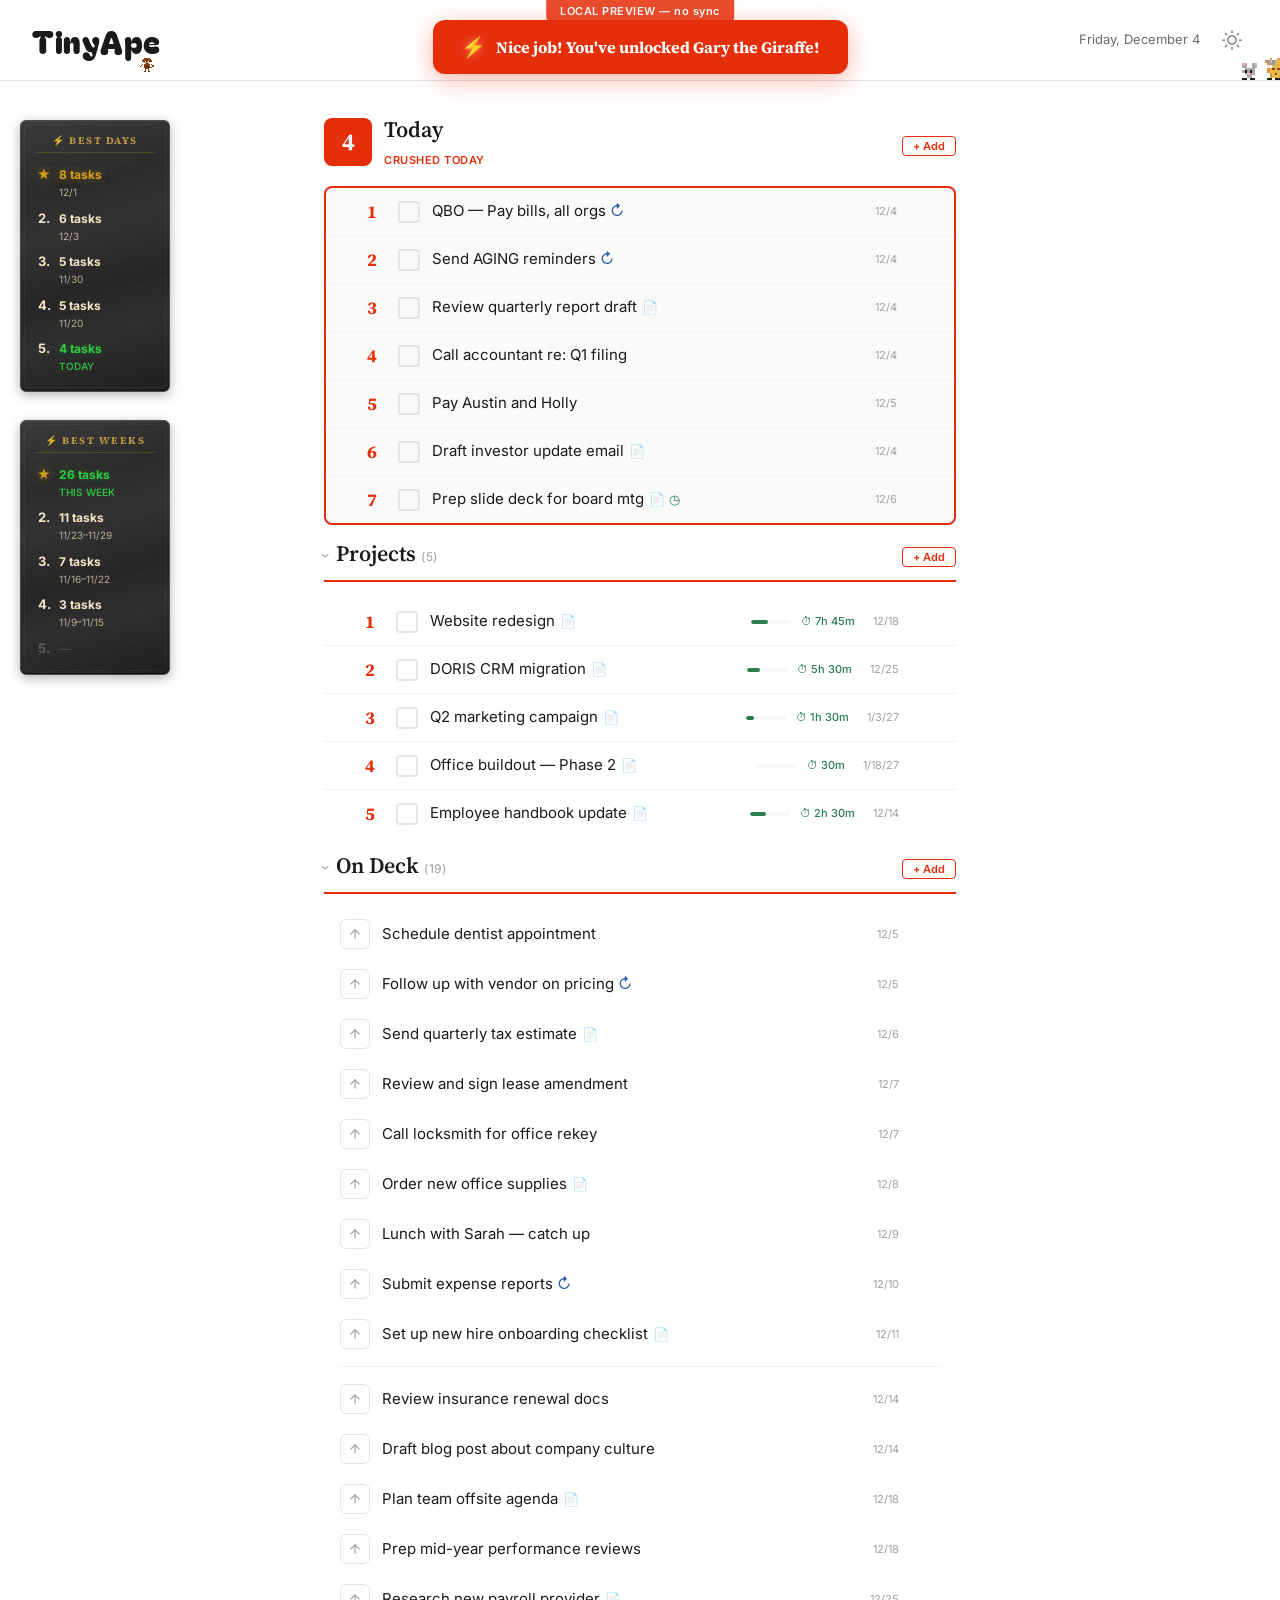
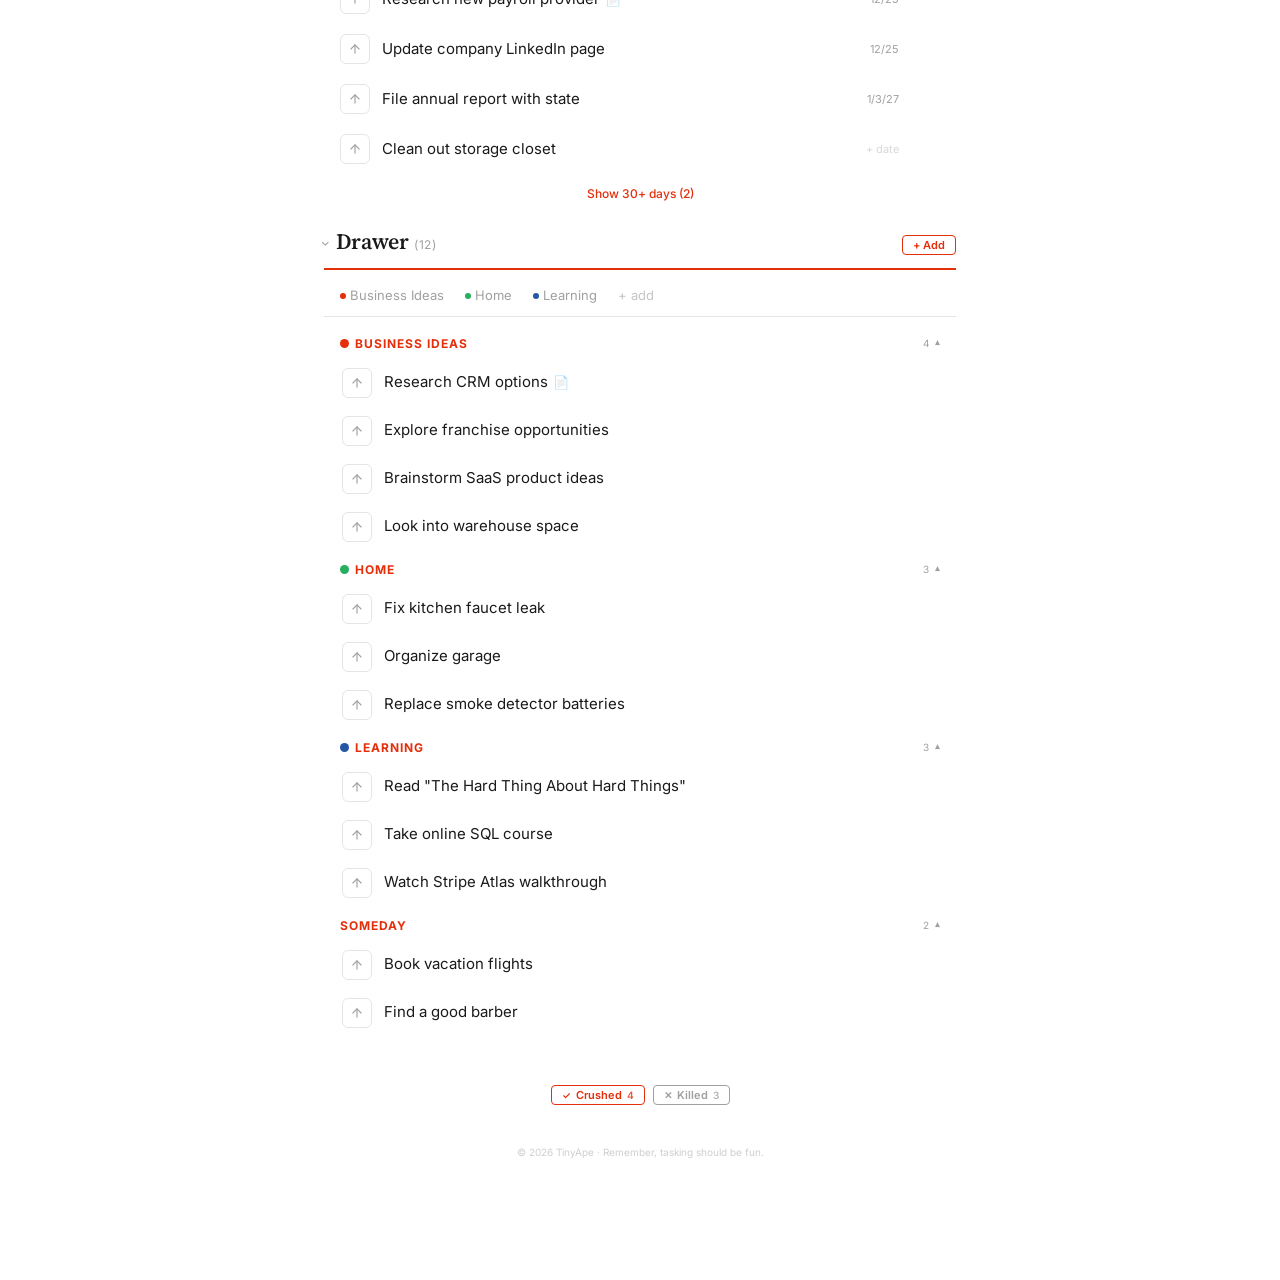
<file: preview.html>
<!DOCTYPE html>
<html lang="en">
<head>
<meta charset="UTF-8">
<meta name="viewport" content="width=device-width, initial-scale=1.0, maximum-scale=1.0, user-scalable=no">
<title>TinyApe - LOCAL PREVIEW</title>
<link rel="icon" type="image/svg+xml" href="/favicon.svg">
<link rel="preconnect" href="https://fonts.googleapis.com">
<link href="https://fonts.googleapis.com/css2?family=Bagel+Fat+One&family=Source+Serif+4:opsz,wght@8..60,400;8..60,600;8..60,700&family=Inter:wght@400;500;600&display=swap" rel="stylesheet">
<link rel="stylesheet" href="css/style.css">
<style>
  .preview-banner {
    position: fixed;
    top: 0;
    left: 50%;
    transform: translateX(-50%);
    background: #e52e0a;
    color: #fff;
    font-family: Inter, sans-serif;
    font-size: 11px;
    font-weight: 600;
    padding: 3px 14px;
    border-radius: 0 0 6px 6px;
    z-index: 9999;
    letter-spacing: 0.5px;
    opacity: 0.85;
  }
</style>
</head>
<body data-theme="light">

<div class="preview-banner">LOCAL PREVIEW — no sync</div>

<!-- ─── MAIN APP (shown immediately, no auth) ─── -->
<div id="appPage" style="display:block;">

<div class="hall-of-fame" id="hallOfFame"></div>
<div class="hof-modal-overlay" id="hofModalOverlay" onclick="closeHofModal()"></div>
<div class="hof-modal" id="hofModal"><button class="hof-modal-close" onclick="closeHofModal()">✕</button><div id="hofModalContent"></div></div>

<header style="position:sticky;top:0;z-index:100;">
  <div class="logo">TinyApe</div>
  <canvas class="pixel-ape" id="pixelApe" width="24" height="24"></canvas>
  <div class="header-right">
    <span class="date-display" id="dateDisplay"></span>
    <button class="theme-toggle" id="themeToggle" title="Toggle theme">
      <svg class="sun" viewBox="0 0 24 24"><circle cx="12" cy="12" r="5"/><line x1="12" y1="1" x2="12" y2="3"/><line x1="12" y1="21" x2="12" y2="23"/><line x1="4.22" y1="4.22" x2="5.64" y2="5.64"/><line x1="18.36" y1="18.36" x2="19.78" y2="19.78"/><line x1="1" y1="12" x2="3" y2="12"/><line x1="21" y1="12" x2="23" y2="12"/><line x1="4.22" y1="19.78" x2="5.64" y2="18.36"/><line x1="18.36" y1="5.64" x2="19.78" y2="4.22"/></svg>
      <svg class="moon" viewBox="0 0 24 24"><path d="M21 12.79A9 9 0 1 1 11.21 3 7 7 0 0 0 21 12.79z"/></svg>
    </button>
  </div>
</header>

<main>
  <!-- TODAY'S LIST -->
  <div class="section-header" style="border-bottom:none; padding-bottom:0;">
    <div class="daily-counter-wrap">
      <div class="daily-counter" id="dailyCounter">0</div>
      <div>
        <h2 class="section-title">Today</h2>
        <span class="daily-counter-label">crushed today</span>
      </div>
    </div>
    <div style="display:flex;align-items:center;gap:8px;">
      <button class="section-add-btn" onclick="openAddModal('today')" title="Add to today">+ Add</button>
    </div>
  </div>
  <div class="today-list" id="todayList"></div>

  <!-- ADD TASK MODAL -->
  <div class="add-modal-overlay" id="addModalOverlay" onclick="closeAddModal()"></div>
  <div class="add-modal" id="addModal">
    <div class="add-modal-header">
      <span class="add-modal-title" id="addModalTitle">Add a task</span>
      <button class="add-modal-close" onclick="closeAddModal()">✕</button>
    </div>
    <div class="add-modal-subtitle" id="addModalSubtitle"></div>
    <input type="text" class="add-modal-input" id="addTaskInput" placeholder="What needs to be done?" autocomplete="off" />
    <div class="add-modal-notes-wrap" id="addModalNotesWrap">
      <div class="add-modal-notes" id="addTaskNotes" contenteditable="true" data-placeholder="Add notes…"></div>
    </div>
    <div class="add-modal-pills" id="addModalPills"></div>
    <div class="add-modal-track-section" id="addModalTrackSection" style="display:none;">
      <div class="time-section" style="margin:0;">
        <div class="time-section-header">⏱ Time tracking enabled</div>
        <div class="time-add-form" style="display:block; margin-top:8px;">
          <div class="time-slider-row">
            <input type="range" class="time-slider" id="addTrackSlider" min="15" max="480" step="15" value="30"
                   oninput="document.getElementById('addTrackSliderLabel').textContent = formatMinutes(parseInt(this.value))">
            <span class="time-slider-label" id="addTrackSliderLabel">30m</span>
          </div>
          <textarea class="time-note-input" id="addTrackNote" placeholder="What did you work on? (optional)" rows="2"></textarea>
        </div>
      </div>
    </div>
    <div class="add-modal-actions" id="addModalActions"></div>
    <input type="date" id="hiddenDatePicker" onchange="handleDatePick(this.value)" style="position:absolute;opacity:0;pointer-events:none;" />
  </div>

  <!-- PROJECTS -->
  <div id="projectsSection" class="collapsible-section" data-section="projects">
    <div class="section-header section-header-collapsible" onclick="toggleSectionCollapse('projects')">
      <h2 class="section-title"><span class="section-chevron">›</span> Projects <span class="section-count" id="projectsCount"></span></h2>
      <div style="display:flex;align-items:center;gap:8px;" onclick="event.stopPropagation()">
        <button class="section-add-btn" onclick="openAddModal('project')" title="Add project">+ Add</button>
      </div>
    </div>
    <div class="section-content" id="projectsContent">
      <div id="projectsList"></div>
      <div id="projectsEmpty" class="section-empty-hint">
        Turn any task into a project to track progress and time
      </div>
    </div>
  </div>

  <!-- ON DECK -->
  <div id="onDeckSection" class="collapsible-section" data-section="onDeck">
    <div class="section-header section-header-collapsible" onclick="toggleSectionCollapse('onDeck')">
      <h2 class="section-title"><span class="section-chevron">›</span> On Deck <span class="section-count" id="onDeckCount"></span></h2>
      <div style="display:flex;align-items:center;gap:8px;" onclick="event.stopPropagation()">
        <button class="section-add-btn" onclick="openAddModal('ondeck')" title="Add task">+ Add</button>
      </div>
    </div>
    <div class="section-content" id="onDeckContent">
      <div class="backlog-list" id="backlogList"></div>
    </div>
  </div>

  <!-- DRAWER (inline section for all breakpoints) -->
  <div id="drawerSection" class="collapsible-section" data-section="drawer">
    <div class="section-header section-header-collapsible" onclick="toggleSectionCollapse('drawer')">
      <h2 class="section-title"><span class="section-chevron">›</span> Drawer <span class="section-count" id="drawerCount"></span></h2>
      <div style="display:flex;align-items:center;gap:8px;" onclick="event.stopPropagation()">
        <button class="section-add-btn" onclick="openAddModal('drawer')" title="Add to drawer">+ Add</button>
      </div>
    </div>
    <div class="section-content" id="drawerSectionContent">
      <div class="drawer-cat-pills" id="drawerCatPills"></div>
      <div id="drawerContent"></div>
    </div>
  </div>

  <!-- PROJECTS (hidden, data layer preserved) -->
  <div style="display:none;">
    <div class="section-header" style="margin-top:48px;">
      <h2 class="section-title">Projects</h2>
    </div>
    <div id="projectList"></div>
  </div>

  <!-- COMPLETED -->
  <div id="completedSection" style="display:none;"><div id="completedList"></div></div>
  <div id="killedSection" style="display:none;"><div id="killedList"></div></div>
  <span id="completedAllTime" style="display:none;"></span>

  <!-- Footer pills for Completed & Killed -->
  <div class="archive-footer" id="archiveFooter">
    <button class="archive-pill" id="completedPill" onclick="openArchivePopup('completed')" style="display:none;">
      <span class="archive-pill-icon">✓</span> Crushed <span class="archive-pill-count" id="completedPillCount"></span>
    </button>
    <button class="archive-pill killed" id="killedPill" onclick="openArchivePopup('killed')" style="display:none;">
      <span class="archive-pill-icon">✕</span> Killed <span class="archive-pill-count" id="killedPillCount"></span>
    </button>
  </div>

  <!-- Mobile bottom spacer for comfortable scrolling -->
  <div class="mobile-bottom-spacer"></div>

  <!-- Archive popup overlay -->
  <div class="archive-popup-overlay" id="archivePopupOverlay" onclick="closeArchivePopup()"></div>
  <div class="archive-popup" id="archivePopup">
    <div class="archive-popup-header">
      <span class="archive-popup-title" id="archivePopupTitle"></span>
      <button class="archive-popup-close" onclick="closeArchivePopup()">✕</button>
    </div>
    <div class="archive-popup-list" id="archivePopupList"></div>
  </div>

  <!-- CATEGORIES (hidden) -->
  <div style="display:none;" id="categoryAccordion"></div>

  <footer style="text-align:center;padding:40px 0 0;font-size:10px;color:var(--text-muted);opacity:0.5;font-family:Inter,sans-serif;">
    &copy; 2026 TinyApe &middot; Remember, tasking should be fun.
  </footer>
</main>

<div class="toast" id="toast"></div>

<!-- Old slide-out drawer removed — now inline in drawerSection above -->
<div class="unlock-banner" id="unlockBanner"><span class="bolt">&#9889;</span> <span id="unlockText"></span></div>
<div class="creature-tooltip" id="creatureTooltip"></div>

</div><!-- /appPage -->

<!-- Load app.js only (no config, auth, db, sync) -->
<script>
// ─── STUB: No-op replacements for DB/sync functions ───
// These prevent errors when app.js code tries to call sync/DB functions
window.TinyApeDB = null;
window._isEcho = function() { return false; };
window._isCompletionEcho = function() { return false; };
window._markCompletionWrite = function() {};
window._trackAsyncOp = function(fn) { return fn ? fn() : Promise.resolve(); };
window._isSafeToSync = function() { return true; };
</script>

<script src="js/app.js"></script>

<script>
// ─── SEED SAMPLE DATA (50 tasks for demo) ───
(function() {
  // ── Date helpers ──
  function d(offset) { return new Date(Date.now() + offset * 86400000).toISOString().split('T')[0]; }
  function ts(offset, h, m) {
    var dt = new Date(Date.now() + offset * 86400000);
    dt.setHours(h || 10, m || 0, 0, 0);
    return dt.toISOString();
  }
  const today = d(0), tomorrow = d(1), in2 = d(2), in3 = d(3), in4 = d(4), in5 = d(5), in6 = d(6);
  const nextWeek = d(7), in10 = d(10), in14 = d(14), in21 = d(21), in30 = d(30), in45 = d(45), in60 = d(60);
  const yesterday = d(-1), twoDaysAgo = d(-2), threeDaysAgo = d(-3), fourDaysAgo = d(-4);
  const fiveDaysAgo = d(-5), sixDaysAgo = d(-6), oneWeekAgo = d(-7);
  const twoWeeksAgo = d(-14), threeWeeksAgo = d(-21);

  function T(overrides) {
    return Object.assign({
      id: 'p' + (++_tid), title: '', category: '', today: false, todayOrder: null,
      done: false, completedAt: null, recurring: null, recurDays: null, dueDate: null,
      projectId: null, notes: '', drawer: false, drawerCategory: null,
      isProject: false, trackTime: false, timeSessions: [], projectOrder: null
    }, overrides);
  }
  var _tid = 0;

  // ═══════════════════════════════════════════
  // TODAY (7 active + 4 crushed = 11)
  // ═══════════════════════════════════════════
  store.tasks.push(
    T({ title: 'QBO — Pay bills, all orgs', today: true, todayOrder: 1, recurring: 'weekly', recurDays: [1], dueDate: today }),
    T({ title: 'Send AGING reminders', today: true, todayOrder: 2, recurring: 'weekly', recurDays: [1], dueDate: today }),
    T({ title: 'Review quarterly report draft', today: true, todayOrder: 3, dueDate: today, notes: 'Check figures against actuals\n[ ] Revenue section\n[ ] Expense section\n[ ] Cash flow\n[ ] Footnotes' }),
    T({ title: 'Call accountant re: Q1 filing', today: true, todayOrder: 4, dueDate: today }),
    T({ title: 'Pay Austin and Holly', today: true, todayOrder: 5, dueDate: tomorrow }),
    T({ title: 'Draft investor update email', today: true, todayOrder: 6, dueDate: today, notes: 'Keep it under 500 words\nHighlight new product launch', trackTime: true }),
    T({ title: 'Prep slide deck for board mtg', today: true, todayOrder: 7, dueDate: in2, notes: '[ ] Financial overview\n[ ] Product roadmap\n[ ] Q&A topics', trackTime: true, timeSessions: [{ date: yesterday, minutes: 45, note: 'Outline + structure' }] }),
    // Crushed today
    T({ title: 'Send invoice to Acme Corp', today: true, done: true, completedAt: ts(0, 8, 15), dueDate: today }),
    T({ title: 'Update team Slack channel', today: true, done: true, completedAt: ts(0, 9, 0), dueDate: today }),
    T({ title: 'Book conference room for Wed', today: true, done: true, completedAt: ts(0, 9, 30) }),
    T({ title: 'Review and approve PTO requests', today: true, done: true, completedAt: ts(0, 10, 45), recurring: 'weekly', recurDays: [1], dueDate: today })
  );

  // ═══════════════════════════════════════════
  // PROJECTS (5 projects with checklists + time)
  // ═══════════════════════════════════════════
  store.tasks.push(
    T({ title: 'Website redesign', isProject: true, trackTime: true, dueDate: in14, projectOrder: 1,
        notes: '[x] Competitor analysis\n[x] Content audit\n[x] Wireframes\n[ ] Color palette\n[ ] Mobile mockups\n[ ] Dev handoff\n[ ] QA review',
        timeSessions: [
          { date: oneWeekAgo, minutes: 120, note: 'Competitor research & screenshots' },
          { date: sixDaysAgo, minutes: 90, note: 'Content audit spreadsheet' },
          { date: fourDaysAgo, minutes: 60, note: 'Wireframe sketches' },
          { date: twoDaysAgo, minutes: 150, note: 'Wireframes in Figma' },
          { date: yesterday, minutes: 45, note: 'Revision pass' }
        ]
    }),
    T({ title: 'DORIS CRM migration', isProject: true, trackTime: true, dueDate: in21, projectOrder: 2,
        notes: '[x] Export legacy contacts\n[x] Map field schema\n[ ] Import test batch\n[ ] Validate data integrity\n[ ] Train team on new UI\n[ ] Go-live checklist',
        timeSessions: [
          { date: twoWeeksAgo, minutes: 60, note: 'Schema mapping doc' },
          { date: oneWeekAgo, minutes: 180, note: 'Export scripts + cleanup' },
          { date: threeDaysAgo, minutes: 90, note: 'Test import round 1' }
        ]
    }),
    T({ title: 'Q2 marketing campaign', isProject: true, trackTime: true, dueDate: in30, projectOrder: 3,
        notes: '[x] Define target audience\n[ ] Draft ad copy (3 variants)\n[ ] Design landing page\n[ ] Set up tracking pixels\n[ ] Launch A/B test',
        timeSessions: [
          { date: fiveDaysAgo, minutes: 60, note: 'Audience research' },
          { date: yesterday, minutes: 30, note: 'Brainstorm session notes' }
        ]
    }),
    T({ title: 'Office buildout — Phase 2', isProject: true, trackTime: true, dueDate: in45, projectOrder: 4,
        notes: '[ ] Get contractor bids\n[ ] Select furniture vendor\n[ ] Order standing desks (8)\n[ ] Schedule electrical work\n[ ] Paint color samples',
        timeSessions: [
          { date: twoWeeksAgo, minutes: 30, note: 'Called 2 contractors' }
        ]
    }),
    T({ title: 'Employee handbook update', isProject: true, trackTime: true, dueDate: in10, projectOrder: 5,
        notes: '[x] Review current version\n[x] Flag outdated policies\n[ ] Draft remote work section\n[ ] Legal review\n[ ] Distribute to team',
        timeSessions: [
          { date: fourDaysAgo, minutes: 90, note: 'Read-through + redlines' },
          { date: twoDaysAgo, minutes: 60, note: 'Drafted new sections' }
        ]
    })
  );

  // ═══════════════════════════════════════════
  // ON DECK (16 tasks — mix of dates, recurring, notes)
  // ═══════════════════════════════════════════
  store.tasks.push(
    // Due within a week
    T({ title: 'Schedule dentist appointment', dueDate: tomorrow }),
    T({ title: 'Follow up with vendor on pricing', dueDate: tomorrow, recurring: 'weekly', recurDays: [2] }),
    T({ title: 'Send quarterly tax estimate', dueDate: in2, notes: 'Check with accountant first' }),
    T({ title: 'Review and sign lease amendment', dueDate: in3 }),
    T({ title: 'Order new office supplies', dueDate: in4, notes: '[ ] Printer paper\n[ ] Sticky notes\n[ ] Pens\n[ ] Whiteboard markers' }),
    T({ title: 'Lunch with Sarah — catch up', dueDate: in5 }),
    T({ title: 'Submit expense reports', dueDate: in6, recurring: 'monthly' }),
    // Due 1-4 weeks out
    T({ title: 'Review insurance renewal docs', dueDate: in10 }),
    T({ title: 'Plan team offsite agenda', dueDate: in14, notes: 'Theme ideas: strategy, culture, fun\nVenue: TBD' }),
    T({ title: 'Prep mid-year performance reviews', dueDate: in14, trackTime: true }),
    T({ title: 'Research new payroll provider', dueDate: in21, notes: 'Compare Gusto, Rippling, Justworks' }),
    T({ title: 'Update company LinkedIn page', dueDate: in21 }),
    T({ title: 'File annual report with state', dueDate: in30 }),
    // 30+ day (hidden by default toggle)
    T({ title: 'Renew business license', dueDate: in45 }),
    T({ title: 'Plan holiday party', dueDate: in60 }),
    // No date
    T({ title: 'Clean out storage closet' }),
    T({ title: 'Call locksmith for office rekey', dueDate: in3 }),
    T({ title: 'Draft blog post about company culture', dueDate: in10, trackTime: true }),
    T({ title: 'Set up new hire onboarding checklist', dueDate: nextWeek, notes: '[ ] Laptop order\n[ ] Email setup\n[ ] Slack invite\n[ ] First-week schedule' })
  );

  // ═══════════════════════════════════════════
  // DRAWER (8 tasks across 3 categories + uncategorized)
  // ═══════════════════════════════════════════
  store.drawerCategories = {
    biz: { label: 'Business Ideas', color: '#e52e0a' },
    home: { label: 'Home', color: '#27ae60' },
    learn: { label: 'Learning', color: '#2456a4' }
  };
  store.tasks.push(
    T({ title: 'Research CRM options', drawer: true, drawerCategory: 'biz', notes: 'Look at HubSpot, Pipedrive, Close' }),
    T({ title: 'Explore franchise opportunities', drawer: true, drawerCategory: 'biz' }),
    T({ title: 'Brainstorm SaaS product ideas', drawer: true, drawerCategory: 'biz' }),
    T({ title: 'Fix kitchen faucet leak', drawer: true, drawerCategory: 'home' }),
    T({ title: 'Organize garage', drawer: true, drawerCategory: 'home' }),
    T({ title: 'Read "The Hard Thing About Hard Things"', drawer: true, drawerCategory: 'learn' }),
    T({ title: 'Take online SQL course', drawer: true, drawerCategory: 'learn' }),
    T({ title: 'Book vacation flights', drawer: true, drawerCategory: null }),
    T({ title: 'Look into warehouse space', drawer: true, drawerCategory: 'biz' }),
    T({ title: 'Replace smoke detector batteries', drawer: true, drawerCategory: 'home' }),
    T({ title: 'Watch Stripe Atlas walkthrough', drawer: true, drawerCategory: 'learn' }),
    T({ title: 'Find a good barber', drawer: true, drawerCategory: null })
  );

  // ═══════════════════════════════════════════
  // KILLED (3 tasks)
  // ═══════════════════════════════════════════
  store.killedTasks.push(
    T({ title: 'Old vendor contract review', dueDate: oneWeekAgo, killedAt: ts(-3, 14, 0) }),
    T({ title: 'Attend networking mixer', dueDate: threeDaysAgo, killedAt: ts(-2, 9, 0), notes: 'Cancelled by organizer' }),
    T({ title: 'Set up fax line (lol)', killedAt: ts(-5, 11, 0) })
  );

  // ═══════════════════════════════════════════
  // HALL OF FAME — Backfill completion log
  // ═══════════════════════════════════════════
  // Today: 4 completions (the crushed tasks above)
  completionLog.push(
    { ts: ts(0, 8, 15) }, { ts: ts(0, 9, 0) }, { ts: ts(0, 9, 30) }, { ts: ts(0, 10, 45) }
  );
  // Yesterday: 6 completions (a strong day)
  for (var i = 0; i < 6; i++) completionLog.push({ ts: ts(-1, 8 + i, 20) });
  // 2 days ago: 3
  for (var i = 0; i < 3; i++) completionLog.push({ ts: ts(-2, 9 + i, 0) });
  // 3 days ago: 8 (best day!)
  for (var i = 0; i < 8; i++) completionLog.push({ ts: ts(-3, 7 + i, 15) });
  // 4 days ago: 5
  for (var i = 0; i < 5; i++) completionLog.push({ ts: ts(-4, 8 + i, 30) });
  // 5 days ago: 2
  for (var i = 0; i < 2; i++) completionLog.push({ ts: ts(-5, 10 + i, 0) });
  // 6 days ago: 4
  for (var i = 0; i < 4; i++) completionLog.push({ ts: ts(-6, 9 + i, 45) });
  // Last week scatter (for weekly totals)
  for (var i = 0; i < 7; i++) completionLog.push({ ts: ts(-7 - i, 10, 0) });
  // Two weeks ago cluster: 5 on one day
  for (var i = 0; i < 5; i++) completionLog.push({ ts: ts(-14, 8 + i, 0) });
  // Three weeks ago: 3
  for (var i = 0; i < 3; i++) completionLog.push({ ts: ts(-21, 9 + i, 0) });

  // ═══════════════════════════════════════════
  // CREATURE UNLOCKS (spawn a few friends)
  // ═══════════════════════════════════════════
  store.nextId = 200;

  // Boot the UI
  setDate();
  render();
  renderHallOfFame();

  // Spawn creatures after header settles
  setTimeout(function() {
    try {
      // Spawn 4 creatures from today's crushed tasks
      for (var c = 0; c < 4; c++) {
        if (typeof spawnCreature === 'function') spawnCreature();
      }
    } catch(e) {}
  }, 800);

  // Clear the localStorage gate so the popup shows every preview load
  try { localStorage.removeItem('tinyape-due-today-shown'); } catch(e) {}
  setTimeout(function() { checkDueTodayPopup(); }, 1200);
})();
</script>

</body>
</html>
</file>
<file: css/style.css>
:root {
    --bg: #ffffff;
    --bg-secondary: #f7f7f5;
    --bg-card: #ffffff;
    --text: #1a1a1a;
    --text-secondary: #6b6b6b;
    --text-muted: #a0a0a0;
    --border: #e5e5e3;
    --border-light: #f0f0ee;
    --accent-red: #e52e0a;
    --accent-blue: #2456a4;
    --accent-green: #2a7d4f;
    --accent-amber: #b8860b;
    --today-bg: #fafaf8;
    --today-border: #e52e0a;
    --done-text: #b0b0b0;
    --vote-bg: transparent;
    --vote-hover: #f0f0ee;
    --shadow: 0 1px 3px rgba(0,0,0,0.06);
    --shadow-lg: 0 4px 12px rgba(0,0,0,0.08);
    --cream: #f5f0e6;
    --transition: 0.2s ease;
  }

  [data-theme="dark"] {
    --bg: #222222;
    --bg-secondary: #2a2a2a;
    --bg-card: #2e2e2e;
    --text: #f5f0e6;
    --text-secondary: #b8b0a4;
    --text-muted: #8a8278;
    --border: #3a3a38;
    --border-light: #323230;
    --accent-red: #f04a28;
    --accent-blue: #5b8fd9;
    --accent-green: #4aad6f;
    --accent-amber: #d4a843;
    --today-bg: #2a2a28;
    --today-border: #f04a28;
    --done-text: #555550;
    --vote-bg: transparent;
    --vote-hover: #3a3a38;
    --shadow: 0 1px 3px rgba(0,0,0,0.3);
    --shadow-lg: 0 4px 12px rgba(0,0,0,0.4);
    --cream: #f5f0e6;
  }

  * { margin: 0; padding: 0; box-sizing: border-box; }

  body {
    font-family: 'Inter', -apple-system, sans-serif;
    background: var(--bg);
    color: var(--text);
    transition: background var(--transition), color var(--transition);
    line-height: 1.5;
    min-height: 100vh;
    overscroll-behavior-y: none;  /* prevent pull-to-refresh bounce */
  }
  html {
    overscroll-behavior-y: none;  /* prevent pull-to-refresh bounce */
  }

  /* ─── HEADER ─── */
  header {
    display: flex;
    align-items: center;
    justify-content: space-between;
    padding: 16px 32px;
    border-bottom: 1px solid var(--border);
    background: var(--bg);
    position: sticky;
    top: 0;
    z-index: 100;
    overflow: hidden;
  }

  .logo {
    font-family: 'Bagel Fat One', cursive;
    font-size: 32px;
    font-weight: 400;
    letter-spacing: 0.5px;
  }

  .header-right {
    display: flex;
    align-items: center;
    gap: 16px;
  }

  .date-display {
    font-size: 13px;
    color: var(--text-secondary);
  }

  /* Theme toggle */
  .theme-toggle {
    width: 32px;
    height: 32px;
    border-radius: 6px;
    background: none;
    border: none;
    cursor: pointer;
    display: flex;
    align-items: center;
    justify-content: center;
    color: var(--text-secondary);
    transition: color var(--transition), background var(--transition);
    padding: 0;
  }
  .theme-toggle:hover {
    color: var(--text);
    background: var(--bg-secondary);
  }
  .theme-toggle svg {
    width: 20px;
    height: 20px;
    stroke: currentColor;
    fill: none;
    stroke-width: 1.5;
    stroke-linecap: round;
    stroke-linejoin: round;
  }
  .theme-toggle .sun { display: block; }
  .theme-toggle .moon { display: none; }
  [data-theme="dark"] .theme-toggle .sun { display: none; }
  [data-theme="dark"] .theme-toggle .moon { display: block; }

  /* ─── MAIN LAYOUT ─── */
  main {
    max-width: 680px;
    margin: 0 auto;
    padding: 32px 24px 120px;
  }

  /* ─── SECTION HEADERS ─── */
  .section-header {
    display: flex;
    align-items: baseline;
    justify-content: space-between;
    margin-bottom: 16px;
    margin-top: 40px;
    padding-bottom: 10px;
    border-bottom: 2px solid var(--accent-red);
  }
  .section-header:first-child { margin-top: 0; }

  .section-title {
    font-family: 'Source Serif 4', Georgia, serif;
    font-size: 22px;
    font-weight: 600;
  }

  .section-count {
    font-size: 12px;
    color: var(--text-muted);
    letter-spacing: 0.5px;
  }

  .section-add-btn {
    font-size: 11px;
    font-family: 'Inter', sans-serif;
    font-weight: 600;
    color: var(--accent-red);
    background: none;
    border: 1px solid var(--accent-red);
    border-radius: 4px;
    padding: 2px 10px;
    cursor: pointer;
    transition: background 0.15s, color 0.15s;
    white-space: nowrap;
  }
  .section-add-btn:hover {
    background: var(--accent-red);
    color: #fff;
  }


  .section-empty-state {
    display: flex;
    align-items: center;
    gap: 8px;
    padding: 16px 20px;
    font-size: 13px;
    color: var(--text-muted);
    font-style: italic;
    border: 1px dashed var(--border);
    border-radius: 8px;
    margin-bottom: 8px;
  }
  .section-empty-hint {
    padding: 10px 20px;
    font-size: 12px;
    color: var(--text-muted);
    font-style: italic;
  }
  .project-time-link {
    font-size: 11px;
    color: var(--accent-green);
    cursor: pointer;
    white-space: nowrap;
    flex-shrink: 0;
    font-weight: 500;
  }
  .project-time-link:hover {
    text-decoration: underline;
  }
  .project-time-link.muted {
    color: var(--text-muted);
    font-weight: 400;
    opacity: 0.7;
  }
  .project-time-link.muted:hover {
    opacity: 1;
    color: var(--accent-green);
  }

  /* ─── ADD TASK MODAL ─── */
  .add-modal-overlay {
    position: fixed;
    inset: 0;
    background: rgba(0,0,0,0.35);
    z-index: 200;
    opacity: 0;
    pointer-events: none;
    transition: opacity 0.2s ease;
  }
  .add-modal-overlay.open {
    opacity: 1;
    pointer-events: auto;
  }
  .add-modal {
    position: fixed;
    top: 50%;
    left: 50%;
    transform: translate(-50%, -50%) scale(0.95);
    z-index: 201;
    width: 440px;
    max-width: calc(100vw - 32px);
    background: var(--bg-card);
    border: 1px solid var(--border);
    border-radius: 14px;
    box-shadow: 0 16px 48px rgba(0,0,0,0.15);
    padding: 0;
    opacity: 0;
    pointer-events: none;
    transition: opacity 0.2s ease, transform 0.2s ease;
    overflow: hidden;
  }
  .add-modal.open {
    opacity: 1;
    pointer-events: auto;
    transform: translate(-50%, -50%) scale(1);
  }
  .add-modal-header {
    display: flex;
    align-items: center;
    justify-content: space-between;
    padding: 16px 20px 0;
  }
  .add-modal-title {
    font-family: 'Source Serif 4', serif;
    font-size: 18px;
    font-weight: 600;
    color: var(--text);
  }
  .add-modal-subtitle {
    padding: 0 20px 4px;
    font-size: 12px;
    color: var(--text-muted);
    font-style: italic;
  }
  .add-modal-close {
    background: none;
    border: none;
    font-size: 16px;
    color: var(--text-muted);
    cursor: pointer;
    padding: 4px 8px;
    border-radius: 4px;
    transition: background 0.15s;
  }
  .add-modal-close:hover {
    background: var(--bg-secondary);
    color: var(--text);
  }
  .add-modal-input {
    display: block;
    width: 100%;
    padding: 14px 20px;
    border: none;
    border-bottom: 1px solid var(--border);
    background: transparent;
    font-size: 15px;
    font-family: 'Inter', sans-serif;
    color: var(--text);
    outline: none;
    box-sizing: border-box;
  }
  .add-modal-input::placeholder {
    color: var(--text-muted);
  }
  .add-modal-notes-wrap {
    max-height: 0;
    overflow: hidden;
    transition: max-height 0.3s ease;
  }
  .add-modal-notes-wrap.open {
    max-height: 200px;
  }
  .add-modal-notes {
    display: block;
    width: 100%;
    padding: 12px 20px;
    border: none;
    border-bottom: 1px solid var(--border);
    background: var(--bg-secondary);
    font-size: 13px;
    font-family: 'Inter', sans-serif;
    color: var(--text);
    outline: none;
    min-height: 80px;
    max-height: 200px;
    overflow-y: auto;
    box-sizing: border-box;
    line-height: 1.5;
  }
  .add-modal-notes:empty::before {
    content: attr(data-placeholder);
    color: var(--text-muted);
  }
  .add-modal-notes:focus {
    border-color: var(--accent-red);
  }
  .add-modal-notes .notes-line {
    display: flex;
    align-items: flex-start;
    gap: 6px;
    min-height: 22px;
    line-height: 1.5;
  }
  .add-modal-notes .notes-line input[type="checkbox"] {
    width: 14px;
    height: 14px;
    accent-color: var(--accent-red);
    cursor: pointer;
    flex-shrink: 0;
  }
  .add-modal-notes .notes-line .cb-visual {
    display: inline-block;
    /* Pin to first line of wrapped text: center box within one line-height */
    margin-top: calc((1.5em - 14px) / 2);
    width: 14px;
    height: 14px;
    border: 1.5px solid var(--text-muted);
    border-radius: 3px;
    cursor: pointer;
    flex-shrink: 0;
    position: relative;
    box-sizing: border-box;
    user-select: none;
  }
  .add-modal-notes .notes-line .cb-visual.checked {
    background: var(--accent-red);
    border-color: var(--accent-red);
  }
  .add-modal-notes .notes-line .cb-visual.checked::after {
    content: '';
    position: absolute;
    left: 3px;
    top: 0.5px;
    width: 3.5px;
    height: 6.5px;
    border: solid #fff;
    border-width: 0 1.5px 1.5px 0;
    transform: rotate(45deg);
  }
  .add-modal-notes .notes-line.checked .notes-line-text {
    text-decoration: line-through;
    color: var(--text-muted);
  }
  .add-modal-notes .notes-line-text {
    flex: 1;
    outline: none;
    min-width: 0;
    word-break: break-word;
  }
  .add-modal-pills {
    display: flex;
    align-items: center;
    gap: 6px;
    padding: 8px 20px 12px;
    flex-wrap: wrap;
  }
  .add-modal-pill {
    display: inline-flex;
    align-items: center;
    gap: 4px;
    height: 28px;
    padding: 0 10px;
    border-radius: 6px;
    border: 1px solid var(--border);
    background: var(--bg-secondary);
    font-size: 12px;
    font-family: 'Inter', sans-serif;
    font-weight: 500;
    color: var(--text-secondary);
    cursor: pointer;
    transition: all 0.15s;
    white-space: nowrap;
  }
  .add-modal-pill:hover {
    border-color: var(--text-muted);
  }
  .add-modal-pill.active {
    background: var(--accent-red);
    border-color: var(--accent-red);
    color: #fff;
  }
  .add-modal-pill svg {
    width: 13px;
    height: 13px;
    flex-shrink: 0;
  }

  /* Category accordion in add modal (drawer context) */
  .add-modal-cat-accordion {
    padding: 8px 20px 12px;
    border-top: 1px solid var(--border-light);
  }
  .add-modal-cat-list {
    display: flex;
    flex-wrap: wrap;
    gap: 6px;
    margin-bottom: 10px;
  }
  .add-modal-cat-chip {
    display: inline-flex;
    align-items: center;
    gap: 4px;
    padding: 3px 10px;
    border-radius: 4px;
    border: 1px solid var(--border);
    font-size: 11px;
    font-family: Inter, sans-serif;
    font-weight: 500;
    color: var(--text-secondary);
    cursor: pointer;
    transition: all 0.15s;
  }
  .add-modal-cat-chip:hover {
    border-color: var(--text-muted);
  }
  .add-modal-cat-chip.active {
    border-color: var(--accent-red);
    color: var(--accent-red);
    background: rgba(229,46,10,0.04);
  }
  .add-modal-cat-chip .cat-dot {
    width: 6px;
    height: 6px;
    border-radius: 50%;
    display: inline-block;
    flex-shrink: 0;
  }
  .add-modal-cat-x {
    font-size: 9px;
    opacity: 0;
    margin-left: 2px;
    color: var(--text-muted);
    transition: opacity 0.15s;
  }
  .add-modal-cat-chip:hover .add-modal-cat-x {
    opacity: 0.6;
  }
  .add-modal-cat-x:hover {
    opacity: 1 !important;
    color: var(--accent-red);
  }
  .add-modal-cat-new {
    display: flex;
    flex-wrap: wrap;
    align-items: center;
    gap: 8px;
    padding-top: 8px;
    border-top: 1px solid var(--border-light);
  }
  .add-modal-cat-new input {
    flex: 1;
    min-width: 100px;
    padding: 5px 8px;
    border: 1px solid var(--border);
    border-radius: 4px;
    font-size: 12px;
    font-family: Inter, sans-serif;
    background: var(--bg-secondary);
    color: var(--text);
    outline: none;
  }
  .add-modal-cat-new input:focus {
    border-color: var(--accent-red);
  }
  .add-modal-cat-colors {
    display: flex;
    gap: 4px;
    flex-wrap: wrap;
  }
  .add-modal-cat-save {
    padding: 4px 10px;
    border-radius: 4px;
    border: 1px solid var(--accent-red);
    background: none;
    color: var(--accent-red);
    font-size: 11px;
    font-weight: 600;
    font-family: Inter, sans-serif;
    cursor: pointer;
    transition: all 0.15s;
  }
  .add-modal-cat-save:hover {
    background: var(--accent-red);
    color: #fff;
  }

  .add-modal-track-section {
    padding: 0 20px 8px;
  }
  .add-modal-track-section .time-section {
    padding: 14px;
  }
  .add-modal-track-section .time-add-form {
    padding: 0;
    border: none;
    background: none;
  }
  .add-modal-actions {
    display: flex;
    align-items: center;
    gap: 8px;
    padding: 12px 20px 16px;
    border-top: 1px solid var(--border);
  }
  .add-modal-action-btn {
    flex: 1;
    padding: 9px 12px;
    border-radius: 6px;
    border: 1px solid var(--border);
    background: var(--bg-secondary);
    font-size: 13px;
    font-family: 'Inter', sans-serif;
    font-weight: 600;
    color: var(--text-secondary);
    cursor: pointer;
    transition: all 0.15s;
    text-align: center;
  }
  .add-modal-action-btn.primary {
    background: var(--accent-red);
    border-color: var(--accent-red);
    color: #fff;
  }
  .add-modal-action-btn.primary:hover {
    opacity: 0.9;
  }
  .add-modal-hint {
    font-size: 10px;
    color: var(--text-muted);
    font-style: italic;
    width: 100%;
    margin-top: 2px;
  }

  .sort-date-btn {
    width: 24px;
    height: 24px;
    border-radius: 4px;
    border: 1px solid var(--border);
    background: var(--bg-secondary);
    color: var(--text-muted);
    cursor: pointer;
    display: flex;
    align-items: center;
    justify-content: center;
    transition: all var(--transition);
    padding: 0;
  }
  .sort-date-btn:hover {
    border-color: var(--accent-red);
    color: var(--accent-red);
  }
  .sort-date-btn.active {
    background: var(--accent-red);
    color: #fff;
    border-color: var(--accent-red);
  }

  /* ─── TODAY'S LIST ─── */
  .today-list {
    border: 2px solid var(--today-border);
    border-radius: 8px;
    overflow: hidden;
    background: var(--today-bg);
  }

  .today-empty {
    padding: 48px 24px;
    text-align: center;
    color: var(--text-muted);
    font-size: 14px;
  }
  .today-empty span {
    display: block;
    font-size: 24px;
    margin-bottom: 8px;
  }
  .today-empty canvas {
    image-rendering: pixelated;
    width: 48px;
    height: 48px;
  }

  .today-item {
    display: flex;
    align-items: center;
    padding: 10px 16px;
    border-bottom: 1px solid var(--border-light);
    gap: 12px;
    transition: background var(--transition), box-shadow 0.15s ease, transform 0.15s ease;
    cursor: default;
    position: relative;
  }
  .today-item.dragging {
    background: var(--bg-card);
    box-shadow: 0 4px 16px rgba(0,0,0,0.15);
    z-index: 10;
    border-radius: 8px;
    position: relative;
    transition: none;
  }
  .today-item.drag-swap {
    transition: transform 0.2s ease;
  }
  .today-item:last-child { border-bottom: none; }
  .today-item:hover { background: var(--vote-hover); }
  /* Project rows use same layout as today rows */
  .today-item.project-row {
    padding-left: 16px;
  }
  .project-meta-right {
    display: flex;
    align-items: center;
    gap: 10px;
    margin-left: auto;
    flex-shrink: 0;
    min-width: 120px;
    justify-content: flex-end;
  }
  .project-progress-bar {
    width: 40px;
    height: 4px;
    background: var(--bg-secondary);
    border-radius: 2px;
    overflow: hidden;
    flex-shrink: 0;
  }
  .project-progress-fill {
    height: 100%;
    background: var(--accent-green);
    border-radius: 2px;
  }
  .drag-handle {
    display: flex;
    align-items: center;
    justify-content: center;
    width: 16px;
    flex-shrink: 0;
    cursor: grab;
    opacity: 0;
    transition: opacity var(--transition);
    color: var(--text-muted);
    font-size: 11px;
    letter-spacing: 1px;
    margin-left: -8px;
    margin-right: -4px;
    padding: 4px 0;
    user-select: none;
  }
  .drag-handle:active { cursor: grabbing; }
  .today-item:hover .drag-handle { opacity: 0.5; }
  .drag-handle:hover { opacity: 1 !important; }

  .today-number {
    font-family: 'Source Serif 4', Georgia, serif;
    font-size: 18px;
    font-weight: 700;
    color: var(--accent-red);
    width: 28px;
    text-align: center;
    flex-shrink: 0;
    cursor: pointer;
    position: relative;
  }
  .today-number-arrow {
    display: none;
    font-size: 16px;
  }
  .today-item:not(.done) .today-number:hover .today-number-text {
    display: none;
  }
  .today-item:not(.done) .today-number:hover .today-number-arrow {
    display: inline;
  }

  .today-item.done .today-number { color: var(--done-text); cursor: default; }

  /* Checkbox */
  .checkbox {
    width: 22px;
    height: 22px;
    border-radius: 4px;
    border: 2px solid var(--border);
    cursor: pointer;
    display: flex;
    align-items: center;
    justify-content: center;
    flex-shrink: 0;
    transition: all var(--transition);
  }
  .checkbox:hover { border-color: var(--accent-red); background: rgba(229,46,10,0.08); }
  .checkbox.checked {
    background: var(--accent-red);
    border-color: var(--accent-red);
  }
  .checkbox.checked::after {
    content: '✓';
    color: white;
    font-size: 13px;
    font-weight: 600;
  }

  .task-content { flex: 1; min-width: 0; }
  .task-title {
    font-size: 15px;
    font-weight: 400;
    transition: color var(--transition);
  }
  .today-item.done .task-title {
    color: var(--done-text);
    text-decoration: line-through;
  }
  .task-meta {
    display: flex;
    align-items: center;
    gap: 8px;
    margin-top: 2px;
  }

  /* Tags */
  .tag {
    font-size: 11px;
    padding: 1px 8px;
    border-radius: 3px;
    font-weight: 500;
    letter-spacing: 0.3px;
  }
  .tag-recurring {
    color: #f9ed32;
    background: var(--accent-blue);
    font-weight: 600;
  }
  .tag-project {
    color: var(--accent-amber);
    background: rgba(184,134,11,0.1);
  }
  .tag-category {
    color: var(--text-muted);
    font-size: 11px;
  }

  /* Drawer pill in notes card — now visible on all breakpoints */

  /* Swipe backgrounds — hidden on desktop */
  .swipe-delete-bg { display: none; }
  .swipe-demote-bg { display: none; }
  /* Hide swipe backgrounds during task completion animation */
  .swipe-row-wrap:has(.completing-row) .swipe-delete-bg,
  .swipe-row-wrap:has(.completing-row) .swipe-demote-bg { visibility: hidden; }

  .mobile-bottom-spacer { display: none; }

  /* ─── COLLAPSIBLE SECTIONS ─── */
  .collapsible-section {
    margin-top: 12px;
  }
  .section-header-collapsible {
    cursor: pointer;
    user-select: none;
  }
  .section-header-collapsible:hover .section-chevron {
    color: var(--accent-red);
  }
  .section-chevron {
    display: inline-block;
    font-size: 14px;
    color: var(--text-muted);
    transition: transform 0.2s ease;
    transform: rotate(90deg);
    margin-right: 2px;
    font-family: Inter, sans-serif;
    font-weight: 400;
  }
  .section-chevron.collapsed {
    transform: rotate(0deg);
  }

  /* Section counts in collapsible headers */
  .section-count, .drawer-count {
    font-size: 12px;
    color: var(--text-muted);
    font-weight: 400;
    font-family: Inter, sans-serif;
  }

  /* ─── ON DECK WEEK DIVIDER ─── */
  .ondeck-week-divider {
    border: none;
    border-top: 1px solid var(--border);
    margin: 6px 16px;
    opacity: 0.5;
  }

  /* ─── 30+ DAYS TOGGLE ─── */
  .older-toggle {
    text-align: center;
    padding: 10px 0;
    font-size: 12px;
    font-weight: 500;
    font-family: Inter, sans-serif;
    color: var(--accent-red);
    cursor: pointer;
    user-select: none;
    transition: opacity 0.15s;
  }
  .older-toggle:hover {
    opacity: 0.7;
  }
  /* Old mobile-drawer-group-label removed — drawer is now unified inline section */

  .remove-btn {
    opacity: 0;
    background: none;
    border: none;
    color: var(--text-muted);
    cursor: pointer;
    font-size: 16px;
    padding: 4px;
    transition: opacity var(--transition), color var(--transition);
  }
  .today-item:hover .remove-btn,
  .backlog-item:hover .remove-btn { opacity: 1; }
  .remove-btn:hover { color: var(--accent-red); }

  /* ─── BACKLOG ─── */
  .backlog-list { display: flex; flex-direction: column; gap: 2px; }

  .backlog-item {
    display: flex;
    align-items: center;
    padding: 9px 16px;
    border-radius: 6px;
    gap: 12px;
    transition: background var(--transition);
    cursor: default;
  }
  .backlog-item:hover { background: var(--bg-secondary); }

  .vote-btn {
    width: 30px;
    height: 30px;
    border-radius: 6px;
    border: 1.5px solid var(--border);
    background: var(--vote-bg);
    cursor: pointer;
    display: flex;
    align-items: center;
    justify-content: center;
    flex-shrink: 0;
    transition: all var(--transition);
    color: var(--text-muted);
    font-size: 14px;
  }
  .vote-btn:hover {
    border-color: var(--accent-red);
    color: var(--accent-red);
    background: rgba(229,46,10,0.06);
  }
  .vote-btn svg {
    width: 14px;
    height: 14px;
    stroke: currentColor;
    fill: none;
    stroke-width: 2;
    stroke-linecap: round;
    stroke-linejoin: round;
  }

  .backlog-task-title {
    font-size: 15px;
    font-weight: 400;
    flex: 1;
    color: var(--text);
  }

  .backlog-actions {
    display: flex;
    gap: 4px;
    flex-shrink: 0;
    align-items: center;
  }
  .action-box {
    width: 21px;
    height: 21px;
    border-radius: 3px;
    border: none;
    background: var(--bg-secondary);
    color: var(--text-muted);
    cursor: pointer;
    display: flex;
    align-items: center;
    justify-content: center;
    font-size: 9px;
    font-weight: 600;
    transition: all var(--transition);
    flex-shrink: 0;
    padding: 0;
    font-family: 'Inter', sans-serif;
  }
  .action-box:hover {
    background: var(--accent-blue);
    color: #f9ed32;
  }
  .action-box.active {
    background: var(--accent-blue);
    color: #f9ed32;
  }
  .action-box.action-trash {
    font-size: 8px;
  }

  /* ─── ADD TASK ─── */
  .add-task-box {
    background: var(--accent-red);
    border-radius: 8px;
    padding: 14px 16px;
    margin: 20px 0 0 0;
    box-shadow: var(--shadow);
  }
  .add-task-row {
    display: flex;
    align-items: center;
    gap: 10px;
  }

  .add-task-input {
    flex: 1;
    background: #fff;
    border: none;
    border-radius: 4px;
    padding: 10px 12px;
    font-size: 15px;
    font-family: 'Inter', sans-serif;
    font-weight: 400;
    color: #1a1a1a;
    outline: none;
    transition: box-shadow var(--transition);
  }
  .add-task-input::placeholder { color: #999; font-weight: 400; }
  .add-task-input:focus { box-shadow: 0 0 0 2px rgba(255,255,255,0.5); }
  [data-theme="dark"] .add-task-input {
    background: var(--bg);
    color: var(--text);
  }
  [data-theme="dark"] .add-task-input::placeholder { color: var(--text-muted); }

  .add-task-btn {
    background: rgba(255,255,255,0.18);
    border: none;
    border-radius: 6px;
    color: #fff;
    cursor: pointer;
    font-size: 13px;
    font-family: 'Inter', sans-serif;
    font-weight: 600;
    padding: 7px 16px;
    transition: all var(--transition);
  }
  .add-task-btn:hover {
    background: rgba(255,255,255,0.3);
  }

  /* Options row under input */
  .add-task-options {
    display: flex;
    gap: 6px;
    padding-top: 10px;
    flex-wrap: wrap;
    align-items: center;
  }
  .cat-option {
    font-size: 11px;
    padding: 3px 10px;
    border-radius: 3px;
    border: 1px solid rgba(255,255,255,0.15);
    background: rgba(255,255,255,0.12);
    color: rgba(255,255,255,0.7);
    cursor: pointer;
    font-family: 'Inter', sans-serif;
    transition: all var(--transition);
  }
  .cat-option:hover, .cat-option.active {
    border-color: rgba(255,255,255,0.5);
    background: rgba(255,255,255,0.25);
    color: #fff;
  }
  .cat-option .cat-dot {
    display: inline-block;
    width: 7px;
    height: 7px;
    border-radius: 50%;
    margin-right: 4px;
    vertical-align: middle;
  }
  .add-task-options .options-divider {
    width: 1px;
    height: 16px;
    background: rgba(255,255,255,0.2);
    margin: 0 4px;
  }
  /* ─── UNIFIED ADD-TASK PILLS ─── */
  .add-task-notes-wrap {
    max-height: 0;
    overflow: hidden;
    transition: max-height 0.3s ease, padding 0.3s ease;
    padding-top: 0;
  }
  .add-task-notes-wrap.open {
    max-height: 120px;
    padding-top: 10px;
  }
  .add-task-notes {
    width: 100%;
    background: rgba(255,255,255,0.15);
    border: 1px solid rgba(255,255,255,0.25);
    border-radius: 4px;
    padding: 8px 10px;
    font-size: 13px;
    font-family: 'Inter', sans-serif;
    color: #fff;
    outline: none;
    resize: none;
    height: 60px;
    transition: box-shadow var(--transition);
  }
  .add-task-notes::placeholder { color: rgba(255,255,255,0.5); }
  .add-task-notes:focus { box-shadow: 0 0 0 2px rgba(255,255,255,0.3); }
  [data-theme="dark"] .add-task-notes {
    background: rgba(255,255,255,0.08);
    color: var(--text);
  }
  [data-theme="dark"] .add-task-notes::placeholder { color: var(--text-muted); }

  .add-pill {
    display: inline-flex;
    align-items: center;
    justify-content: center;
    gap: 4px;
    height: 28px;
    min-width: 72px;
    padding: 0 12px;
    font-size: 11px;
    font-weight: 600;
    border-radius: 4px;
    border: 1px solid #fff;
    background: #fff;
    color: var(--accent-red);
    cursor: pointer;
    font-family: 'Inter', sans-serif;
    transition: all var(--transition);
    white-space: nowrap;
    gap: 4px;
    position: relative;
  }
  .add-pill:hover {
    background: rgba(255,255,255,0.85);
    border-color: rgba(255,255,255,0.85);
  }
  .add-pill.active {
    background: #fff;
    border-color: #fff;
    color: var(--accent-red);
  }

  /* ─── RECURRING POPOVER ─── */
  .recur-anchor {
    position: relative;
  }
  .recur-popover {
    position: absolute;
    bottom: calc(100% + 8px);
    left: 0;
    background: var(--bg-card);
    border: 1px solid var(--border);
    border-radius: 8px;
    padding: 14px;
    padding-top: 18px;
    box-shadow: var(--shadow-lg);
    z-index: 150;
    min-width: 260px;
    display: none;
  }
  .recur-popover.open { display: block; }
  .recur-popover-label {
    font-size: 11px;
    font-weight: 700;
    text-transform: uppercase;
    letter-spacing: 0.5px;
    color: var(--accent-red);
    margin-bottom: 8px;
    font-family: 'Inter', sans-serif;
  }
  .recur-popover .popover-close {
    position: absolute;
    top: 8px;
    right: 8px;
    background: none;
    border: none;
    color: var(--text-muted);
    cursor: pointer;
    font-size: 14px;
    padding: 2px 6px;
    border-radius: 4px;
    transition: all var(--transition);
  }
  .recur-popover .popover-close:hover {
    color: var(--accent-red);
    background: var(--bg-secondary);
  }
  .recur-days {
    display: flex;
    gap: 4px;
    margin-bottom: 12px;
  }
  .recur-day {
    width: auto;
    min-width: 30px;
    height: 30px;
    padding: 0 6px;
    border-radius: 4px;
    border: 1px solid var(--border);
    background: none;
    color: var(--text-secondary);
    cursor: pointer;
    font-size: 11px;
    font-weight: 600;
    font-family: 'Inter', sans-serif;
    display: flex;
    align-items: center;
    justify-content: center;
    transition: all var(--transition);
  }
  .recur-day:hover { border-color: var(--text-secondary); }
  .recur-day.active {
    background: var(--accent-red);
    border-color: var(--accent-red);
    color: #fff;
  }
  .recur-freq-row {
    display: flex;
    gap: 6px;
  }
  .recur-freq {
    flex: 1;
    padding: 5px 0;
    border-radius: 4px;
    border: 1px solid var(--border);
    background: none;
    color: var(--text-secondary);
    cursor: pointer;
    font-size: 11px;
    font-family: 'Inter', sans-serif;
    transition: all var(--transition);
  }
  .recur-freq:hover { border-color: var(--text-secondary); }
  .recur-freq.active {
    background: var(--accent-red);
    border-color: var(--accent-red);
    color: #fff;
  }
  .recur-bottom-row {
    display: flex;
    gap: 6px;
    margin-top: 10px;
  }
  .recur-clear-btn, .recur-ok-btn {
    flex: 1;
    padding: 6px;
    border-radius: 4px;
    border: 1px solid var(--border);
    background: none;
    cursor: pointer;
    font-size: 11px;
    font-family: 'Inter', sans-serif;
    font-weight: 500;
    transition: all var(--transition);
  }
  .recur-clear-btn {
    color: var(--text-muted);
  }
  .recur-clear-btn:hover { color: var(--accent-red); border-color: var(--accent-red); }
  .recur-ok-btn {
    background: var(--accent-red);
    border-color: var(--accent-red);
    color: #fff;
  }
  .recur-ok-btn:hover { opacity: 0.85; }

  /* ─── CATEGORY POPOVER ─── */
  .cat-anchor {
    position: relative;
  }
  .cat-popover {
    position: absolute;
    bottom: calc(100% + 8px);
    left: 0;
    background: var(--bg-card);
    border: 1px solid var(--border);
    border-radius: 8px;
    padding: 14px;
    box-shadow: var(--shadow-lg);
    z-index: 150;
    min-width: 220px;
    display: none;
  }
  .cat-popover.open { display: block; }
  .cat-popover-label {
    font-size: 11px;
    font-weight: 600;
    text-transform: uppercase;
    letter-spacing: 0.5px;
    color: var(--text-muted);
    margin-bottom: 8px;
    font-family: 'Inter', sans-serif;
  }
  .cat-popover-list {
    display: flex;
    flex-direction: column;
    gap: 2px;
    margin-bottom: 10px;
  }
  .cat-popover-item {
    display: flex;
    align-items: center;
    gap: 8px;
    padding: 6px 8px;
    border-radius: 4px;
    cursor: pointer;
    font-size: 13px;
    font-family: 'Inter', sans-serif;
    color: var(--text-secondary);
    transition: all var(--transition);
    border: none;
    background: none;
    width: 100%;
    text-align: left;
  }
  .cat-popover-item:hover { background: var(--bg-secondary); }
  .cat-popover-item.active {
    background: rgba(229,46,10,0.08);
    color: var(--text);
    font-weight: 500;
  }
  .cat-popover-item .cat-popover-dot {
    width: 10px;
    height: 10px;
    border-radius: 50%;
    flex-shrink: 0;
  }
  .cat-popover-new {
    display: flex;
    gap: 6px;
    align-items: center;
    padding-top: 8px;
    border-top: 1px solid var(--border-light);
  }
  .cat-popover-new input[type="color"] {
    width: 24px;
    height: 24px;
    border: none;
    border-radius: 4px;
    cursor: pointer;
    padding: 0;
    background: none;
  }
  .cat-popover-new input[type="text"] {
    flex: 1;
    background: none;
    border: none;
    border-bottom: 1px solid var(--border);
    padding: 4px 0;
    font-size: 12px;
    font-family: 'Inter', sans-serif;
    color: var(--text);
    outline: none;
  }
  .cat-popover-new input[type="text"]::placeholder { color: var(--text-muted); }
  .cat-popover-new-btn {
    background: none;
    border: 1px solid var(--border);
    border-radius: 4px;
    color: var(--text-secondary);
    cursor: pointer;
    font-size: 11px;
    font-family: 'Inter', sans-serif;
    padding: 3px 8px;
    transition: all var(--transition);
  }
  .cat-popover-new-btn:hover { border-color: var(--text-secondary); color: var(--text); }

  /* ─── DATE PICKER IN ADD-TASK ─── */
  #hiddenDatePicker {
    position: absolute;
    opacity: 0;
    width: 0;
    height: 0;
    pointer-events: none;
    border: none;
  }

  /* ─── DUE DATE INLINE ─── */
  .task-due {
    font-size: 11px;
    font-family: 'Inter', sans-serif;
    color: var(--text-muted);
    flex-shrink: 0;
    white-space: nowrap;
    padding: 2px 8px;
    border-radius: 3px;
  }
  .task-due.due-today {
    color: var(--accent-red);
    font-weight: 600;
  }
  .task-due.overdue {
    color: var(--accent-red);
    font-weight: 600;
  }
  .task-due.due-soon {
    color: var(--accent-amber);
    font-weight: 500;
  }
  .task-due.no-date {
    color: var(--text-muted);
    font-size: 10px;
    font-style: italic;
    opacity: 0.7;
  }
  .task-due-clickable {
    cursor: pointer;
    transition: opacity var(--transition);
  }
  .task-due-clickable:hover {
    opacity: 0.75;
  }

  /* ─── TASK COLOR DOT ─── */
  .task-dot {
    width: 8px;
    height: 8px;
    border-radius: 50%;
    flex-shrink: 0;
  }

  /* ─── TRASH BUTTON ─── */
  .trash-btn {
    background: none;
    border: none;
    color: var(--text-muted);
    cursor: pointer;
    padding: 4px;
    opacity: 0;
    transition: all var(--transition);
    font-size: 13px;
    flex-shrink: 0;
  }
  .today-item:hover .trash-btn,
  .backlog-item:hover .trash-btn {
    opacity: 0.5;
  }
  .trash-btn:hover {
    opacity: 1 !important;
    color: var(--accent-red);
  }

  /* ─── COPY BUTTON ─── */
  .copy-btn {
    background: none;
    border: none;
    color: var(--text-muted);
    cursor: pointer;
    padding: 4px;
    opacity: 0;
    transition: all var(--transition);
    font-size: 13px;
    flex-shrink: 0;
  }
  .today-item:hover .copy-btn,
  .backlog-item:hover .copy-btn {
    opacity: 0.5;
  }
  .copy-btn:hover {
    opacity: 1 !important;
    color: var(--accent-blue);
  }

  /* ─── CATEGORY CRUD ─── */
  .cat-crud-row {
    display: flex;
    align-items: center;
    gap: 8px;
    padding: 10px 4px;
    border-bottom: 1px solid var(--border-light);
  }
  .cat-crud-input {
    flex: 1;
    background: none;
    border: none;
    border-bottom: 1px solid var(--border);
    padding: 6px 0;
    font-size: 13px;
    font-family: 'Inter', sans-serif;
    color: var(--text);
    outline: none;
  }
  .cat-crud-input::placeholder { color: var(--text-muted); }
  .cat-color-picker {
    width: 24px;
    height: 24px;
    border: none;
    border-radius: 4px;
    cursor: pointer;
    padding: 0;
    background: none;
  }
  .cat-add-btn {
    background: none;
    border: 1px solid var(--border);
    border-radius: 4px;
    color: var(--text-secondary);
    cursor: pointer;
    font-size: 11px;
    font-family: 'Inter', sans-serif;
    padding: 4px 10px;
    transition: all var(--transition);
  }
  .cat-add-btn:hover {
    border-color: var(--text-secondary);
    color: var(--text);
  }
  .cat-delete-btn {
    background: none;
    border: none;
    color: var(--text-muted);
    cursor: pointer;
    font-size: 12px;
    padding: 2px 6px;
    opacity: 0;
    transition: all var(--transition);
  }
  .category-header:hover .cat-delete-btn { opacity: 0.5; }
  .cat-delete-btn:hover { opacity: 1 !important; color: var(--accent-red); }

  /* ─── PROJECT SECTION ─── */
  .project-card {
    border: 1px solid var(--border);
    border-radius: 8px;
    overflow: hidden;
    background: var(--bg-card);
    margin-bottom: 12px;
  }
  .project-header {
    display: flex;
    align-items: center;
    justify-content: space-between;
    padding: 14px 16px;
    cursor: pointer;
    transition: background var(--transition);
  }
  .project-header:hover { background: var(--bg-secondary); }

  .project-name {
    font-family: 'Source Serif 4', Georgia, serif;
    font-size: 15px;
    font-weight: 600;
  }
  .project-progress {
    display: flex;
    align-items: center;
    gap: 8px;
    font-size: 12px;
    color: var(--text-muted);
  }
  .progress-bar {
    width: 60px;
    height: 4px;
    background: var(--border);
    border-radius: 2px;
    overflow: hidden;
  }
  .progress-fill {
    height: 100%;
    background: var(--accent-green);
    border-radius: 2px;
    transition: width 0.4s ease;
  }

  .project-steps {
    border-top: 1px solid var(--border-light);
    padding: 8px 0;
    display: none;
  }
  .project-card.open .project-steps { display: block; }

  .project-step {
    display: flex;
    align-items: center;
    padding: 8px 16px;
    gap: 10px;
    font-size: 13px;
  }
  .step-indicator {
    width: 18px;
    height: 18px;
    border-radius: 4px;
    border: 1.5px solid var(--border);
    display: flex;
    align-items: center;
    justify-content: center;
    font-size: 10px;
    flex-shrink: 0;
  }
  .step-indicator.completed {
    background: var(--accent-green);
    border-color: var(--accent-green);
    color: white;
  }
  .step-indicator.current {
    border-color: var(--accent-red);
    background: rgba(229,46,10,0.08);
  }
  .step-indicator.current::after {
    content: '';
    width: 6px;
    height: 6px;
    border-radius: 2px;
    background: var(--accent-red);
  }
  .step-name { color: var(--text-secondary); }
  .step-name.completed-step { color: var(--done-text); text-decoration: line-through; }
  .step-name.current-step { color: var(--text); font-weight: 500; }

  /* ─── CATEGORIES ACCORDION ─── */
  .category-section { margin-top: 48px; }
  .category-section .section-title {
    font-size: 16px;
    color: var(--text-secondary);
  }

  .category-group {
    border-bottom: 1px solid var(--border-light);
  }
  .category-header {
    display: flex;
    align-items: center;
    justify-content: space-between;
    padding: 14px 4px;
    cursor: pointer;
    transition: color var(--transition);
  }
  .category-header:hover { color: var(--text); }

  .category-name {
    font-size: 14px;
    font-weight: 500;
    display: flex;
    align-items: center;
    gap: 8px;
  }
  .category-dot {
    width: 8px;
    height: 8px;
    border-radius: 50%;
    flex-shrink: 0;
  }
  .category-toggle {
    font-size: 12px;
    color: var(--text-muted);
    display: flex;
    align-items: center;
    gap: 6px;
    transition: color var(--transition);
  }
  .category-toggle .arrow {
    transition: transform var(--transition);
    display: inline-block;
  }
  .category-group.open .category-toggle .arrow {
    transform: rotate(180deg);
  }

  .category-items {
    padding: 0 0 12px 20px;
    display: none;
  }
  .category-group.open .category-items { display: block; }

  .category-task {
    display: flex;
    align-items: center;
    padding: 6px 0;
    gap: 10px;
    font-size: 13px;
    color: var(--text-secondary);
  }
  .category-task .mini-vote {
    width: 22px;
    height: 22px;
    border-radius: 4px;
    border: 1px solid var(--border);
    background: none;
    cursor: pointer;
    display: flex;
    align-items: center;
    justify-content: center;
    color: var(--text-muted);
    font-size: 10px;
    transition: all var(--transition);
    flex-shrink: 0;
  }
  .category-task .mini-vote:hover {
    border-color: var(--accent-red);
    color: var(--accent-red);
  }
  .category-task .mini-vote svg {
    width: 10px; height: 10px; stroke: currentColor; fill: none;
    stroke-width: 2; stroke-linecap: round; stroke-linejoin: round;
  }

  /* ─── COMPLETION ANIMATION ─── */
  .checkbox.completing {
    background: var(--accent-red);
    border-color: var(--accent-red);
    animation: checkPop 0.3s ease;
  }
  .checkbox.completing::after {
    content: '✓';
    color: #fff;
    font-size: 14px;
    font-weight: 700;
  }
  @keyframes checkPop {
    0% { transform: scale(1); }
    40% { transform: scale(1.25); }
    100% { transform: scale(1); }
  }
  .today-item.completing-row {
    transition: opacity 0.35s ease, transform 0.35s ease;
  }
  .today-item.completing-row.fade-out {
    opacity: 0;
    transform: translateX(40px);
  }

  /* ─── ARCHIVE FOOTER (Completed & Killed pills) ─── */
  .archive-footer {
    display: flex;
    gap: 8px;
    margin-top: 48px;
    padding: 0 4px;
    justify-content: center;
  }
  .archive-pill {
    display: inline-flex;
    align-items: center;
    gap: 5px;
    padding: 2px 10px;
    border-radius: 4px;
    border: 1px solid var(--accent-red);
    background: none;
    font-size: 11px;
    font-family: 'Inter', sans-serif;
    font-weight: 600;
    color: var(--accent-red);
    cursor: pointer;
    transition: background 0.15s, color 0.15s;
    white-space: nowrap;
  }
  .archive-pill:hover {
    background: var(--accent-red);
    color: #fff;
  }
  .archive-pill.killed {
    border-color: var(--text-muted);
    color: var(--text-muted);
  }
  .archive-pill.killed:hover {
    background: var(--text-muted);
    color: #fff;
  }
  .archive-pill-icon {
    font-size: 10px;
  }
  .archive-pill-count {
    font-size: 10px;
    opacity: 0.8;
  }

  /* ─── DUE TODAY POPUP ─── */
  .due-today-overlay {
    position: fixed;
    inset: 0;
    background: rgba(0,0,0,0.3);
    z-index: 300;
  }
  .due-today-popup {
    position: fixed;
    top: 50%;
    left: 50%;
    transform: translate(-50%, -50%);
    z-index: 301;
    width: 380px;
    max-width: calc(100vw - 32px);
    background: var(--bg-card);
    border: 1px solid var(--border);
    border-radius: 14px;
    box-shadow: 0 16px 48px rgba(0,0,0,0.15);
    overflow: hidden;
    padding: 20px 20px 16px;
  }
  .due-today-handle {
    display: none;
  }
  .due-today-header {
    display: flex;
    align-items: center;
    gap: 8px;
    margin-bottom: 16px;
  }
  .due-today-heading {
    font-family: 'Source Serif 4', Georgia, serif;
    font-size: 18px;
    font-weight: 600;
    color: var(--text);
  }
  .due-today-count {
    background: var(--accent-red);
    color: #fff;
    font-size: 11px;
    font-weight: 700;
    min-width: 20px;
    height: 20px;
    line-height: 20px;
    text-align: center;
    border-radius: 4px;
    padding: 0 5px;
  }
  .due-today-list {
    display: flex;
    flex-direction: column;
    gap: 4px;
    margin-bottom: 16px;
    max-height: 50vh;
    overflow-y: auto;
  }
  .due-today-item {
    display: flex;
    align-items: center;
    gap: 10px;
    padding: 8px 6px;
    border-radius: 8px;
    transition: opacity 0.3s;
  }
  .due-today-item:hover {
    background: var(--bg-secondary);
  }
  .due-today-item .vote-btn {
    flex-shrink: 0;
  }
  .due-today-title {
    font-size: 14px;
    color: var(--text);
    flex: 1;
    min-width: 0;
    overflow: hidden;
    text-overflow: ellipsis;
    white-space: nowrap;
  }
  .due-today-footer {
    display: flex;
    gap: 8px;
  }
  .due-today-vote-all {
    flex: 1;
    padding: 10px;
    border-radius: 8px;
    border: none;
    background: var(--accent-red);
    color: #fff;
    font-size: 14px;
    font-weight: 600;
    font-family: Inter, sans-serif;
    cursor: pointer;
    transition: opacity 0.15s;
  }
  .due-today-vote-all:hover { opacity: 0.85; }
  .due-today-dismiss {
    padding: 10px 16px;
    border-radius: 8px;
    border: 1px solid var(--border);
    background: none;
    color: var(--text-muted);
    font-size: 14px;
    font-family: Inter, sans-serif;
    cursor: pointer;
    transition: all 0.15s;
  }
  .due-today-dismiss:hover {
    border-color: var(--text-secondary);
    color: var(--text-secondary);
  }

  /* ─── ARCHIVE POPUP ─── */
  .archive-popup-overlay {
    display: none;
    position: fixed;
    inset: 0;
    background: rgba(0,0,0,0.3);
    z-index: 300;
  }
  .archive-popup-overlay.open { display: block; }
  .archive-popup {
    display: none;
    position: fixed;
    top: 50%;
    left: 50%;
    transform: translate(-50%, -50%);
    z-index: 301;
    width: 440px;
    max-width: calc(100vw - 32px);
    max-height: 70vh;
    background: var(--bg-card);
    border: 1px solid var(--border);
    border-radius: 14px;
    box-shadow: 0 16px 48px rgba(0,0,0,0.15);
    overflow: hidden;
  }
  .archive-popup.open { display: flex; flex-direction: column; }
  .archive-popup-header {
    display: flex;
    align-items: center;
    justify-content: space-between;
    padding: 16px 20px 12px;
    border-bottom: 1px solid var(--border);
    flex-shrink: 0;
  }
  .archive-popup-title {
    font-family: 'Source Serif 4', Georgia, serif;
    font-size: 18px;
    font-weight: 600;
    color: var(--text);
  }
  .archive-popup-close {
    background: none;
    border: none;
    font-size: 16px;
    color: var(--text-muted);
    cursor: pointer;
    padding: 4px 8px;
    border-radius: 4px;
    transition: background 0.15s;
  }
  .archive-popup-close:hover {
    background: var(--bg-secondary);
  }
  .archive-popup-list {
    overflow-y: auto;
    padding: 8px 0;
    flex: 1;
  }
  .archive-popup-list .completed-task {
    display: flex;
    align-items: center;
    padding: 10px 20px;
    gap: 10px;
    font-size: 13px;
    color: var(--text-muted);
  }
  .archive-popup-list .completed-task .done-check {
    width: 16px;
    height: 16px;
    border-radius: 3px;
    background: var(--accent-red);
    display: flex;
    align-items: center;
    justify-content: center;
    flex-shrink: 0;
    font-size: 9px;
    color: white;
  }
  .archive-popup-list .completed-task .done-check.killed-check {
    background: var(--text-muted);
  }
  .archive-popup-list .completed-task .done-check.uncheckable {
    cursor: pointer;
    transition: background 0.2s ease, transform 0.15s ease;
  }
  .archive-popup-list .completed-task .done-check.uncheckable:hover {
    background: var(--accent-amber);
    transform: scale(1.1);
  }
  .archive-popup-list .completed-task .done-title {
    flex: 1;
    min-width: 0;
    overflow: hidden;
    text-overflow: ellipsis;
    white-space: nowrap;
    color: var(--text);
  }
  /* Killed tasks keep strikethrough */
  .archive-popup-list .completed-task .done-title.killed-title {
    text-decoration: line-through;
    color: var(--text-muted);
  }
  /* Time group subheaders */
  .archive-time-group {
    font-size: 10px;
    font-weight: 600;
    text-transform: uppercase;
    letter-spacing: 0.8px;
    color: var(--text-muted);
    padding: 12px 20px 4px;
    font-family: 'Inter', sans-serif;
  }
  .archive-time-group:first-child {
    padding-top: 8px;
  }
  .archive-popup-list .completed-task .done-date {
    font-size: 11px;
    color: var(--text-muted);
    flex-shrink: 0;
    opacity: 0.7;
  }
  .archive-popup-list .restore-btn {
    background: none;
    border: none;
    color: var(--text-muted);
    cursor: pointer;
    font-size: 14px;
    padding: 2px 6px;
    border-radius: 4px;
    opacity: 0;
    transition: opacity 0.15s, background 0.15s;
  }
  .archive-popup-list .completed-task:hover .restore-btn {
    opacity: 1;
  }
  .archive-popup-list .restore-btn:hover {
    background: var(--bg-secondary);
  }
  .archive-popup-empty {
    padding: 24px 20px;
    text-align: center;
    color: var(--text-muted);
    font-size: 13px;
    font-style: italic;
  }

  /* ─── SYNC BANNER ─── */
  .sync-banner {
    text-align: center;
    padding: 10px 16px;
    font-size: 13px;
    color: var(--text-muted);
    font-style: italic;
    animation: syncPulse 1.5s ease-in-out infinite;
  }
  @keyframes syncPulse {
    0%, 100% { opacity: 0.6; }
    50% { opacity: 1; }
  }

  /* ─── SYNC FAILURE BANNER ─── */
  /* Persistent (non-animated) warning shown when writes keep failing after
     several retries. Neutral styling using the brand red — restyle freely. */
  .sync-fail-banner {
    text-align: center;
    padding: 8px 16px;
    font-size: 13px;
    font-weight: 500;
    color: var(--accent-red);
  }

  /* ─── TOASTS / FEEDBACK ─── */
  .toast {
    position: fixed;
    bottom: 24px;
    left: 50%;
    transform: translateX(-50%) translateY(80px);
    background: var(--text);
    color: var(--bg);
    padding: 10px 20px;
    border-radius: 8px;
    font-size: 13px;
    font-weight: 500;
    opacity: 0;
    transition: all 0.3s ease;
    z-index: 200;
    pointer-events: none;
  }
  .toast.show {
    opacity: 1;
    transform: translateX(-50%) translateY(0);
  }

  /* ─── UNLOCK BANNER ─── */
  .unlock-banner {
    position: fixed;
    top: -80px;
    left: 0;
    right: 0;
    margin: 0 auto;
    width: fit-content;
    background: var(--accent-red);
    color: #fff;
    padding: 12px 28px;
    border-radius: 12px;
    font-family: 'Source Serif 4', Georgia, serif;
    font-size: 16px;
    font-weight: 700;
    z-index: 9999;
    pointer-events: none;
    transition: top 0.5s cubic-bezier(0.34, 1.56, 0.64, 1);
    box-shadow: 0 6px 24px rgba(229, 46, 10, 0.35);
    white-space: nowrap;
    display: flex;
    align-items: center;
    gap: 10px;
  }
  .unlock-banner.show {
    top: 20px;
  }
  .unlock-banner .bolt {
    font-size: 20px;
    filter: drop-shadow(0 0 4px rgba(255,255,255,0.5));
  }

  /* ─── JUNK DRAWER (inline section) ─── */
  /* Old slide-out panel CSS removed — drawer is now inline */
  .drawer-tab, .drawer-tab-badge, .drawer-overlay, .drawer-panel, .drawer-header, .drawer-close { display: none; }

  .drawer-group {
    margin-bottom: 4px;
  }
  .drawer-group-header {
    display: flex;
    align-items: center;
    justify-content: space-between;
    cursor: pointer;
    padding: 6px 16px;
    border-radius: 4px;
    transition: background 0.15s;
  }
  .drawer-group-header:hover {
    background: var(--bg-secondary);
  }
  .drawer-group-label {
    font-size: 12px;
    text-transform: uppercase;
    letter-spacing: 1px;
    font-weight: 700;
    color: var(--accent-red);
    display: flex;
    align-items: center;
    gap: 6px;
  }
  .drawer-group-label .cat-dot {
    width: 9px;
    height: 9px;
    border-radius: 50%;
  }
  .drawer-group-count {
    font-size: 10px;
    color: var(--text-muted);
  }
  .drawer-group-arrow {
    font-size: 10px;
    color: var(--text-muted);
    transition: transform 0.2s;
  }
  .drawer-group.open .drawer-group-arrow {
    transform: rotate(180deg);
  }
  .drawer-group-items {
    display: none;
    padding-left: 2px;
  }
  .drawer-group.open .drawer-group-items {
    display: block;
  }
  /* Drawer items now use .backlog-item class — no separate .drawer-item layout needed */
  .drawer-empty {
    font-size: 14px;
    color: var(--text-muted);
    font-style: italic;
    padding: 12px 0;
  }
  .drawer-cat-pills {
    display: flex;
    align-items: center;
    gap: 10px;
    flex-wrap: wrap;
    margin-bottom: 12px;
    padding: 0 16px 10px;
    border-bottom: 1px solid var(--border);
    font-size: 13px;
    color: var(--text-muted);
  }
  .drawer-cat-item {
    display: inline-flex;
    align-items: center;
    gap: 4px;
    cursor: default;
  }
  .drawer-cat-item .cat-label {
    cursor: pointer;
    transition: color 0.15s;
  }
  .drawer-cat-item .cat-label:hover {
    color: var(--text);
    text-decoration: underline;
    text-decoration-style: dotted;
    text-underline-offset: 2px;
  }
  .drawer-cat-item .cat-x {
    cursor: pointer;
    opacity: 0;
    font-size: 8px;
    transition: opacity 0.15s;
  }
  .drawer-cat-item:hover .cat-x {
    opacity: 0.6;
  }
  .drawer-cat-item:hover .cat-x:hover {
    opacity: 1;
    color: var(--accent-red);
  }
  .drawer-cat-add {
    cursor: pointer;
    color: var(--text-muted);
    opacity: 0.6;
    transition: opacity 0.15s;
  }
  .drawer-cat-add:hover {
    opacity: 1;
    color: var(--text);
  }
  .drawer-cat-form {
    display: flex;
    flex-direction: column;
    gap: 10px;
    margin-top: 8px;
    padding: 12px;
    background: var(--bg-secondary);
    border-radius: 8px;
    border: 1px solid var(--border-light);
  }
  .drawer-cat-form input[type="text"] {
    width: 100%;
    padding: 8px 10px;
    border: 1px solid var(--border);
    border-radius: 6px;
    font-size: 13px;
    font-family: Inter, sans-serif;
    background: var(--bg);
    color: var(--text);
    outline: none;
    transition: border-color var(--transition);
    box-sizing: border-box;
  }
  .drawer-cat-form input[type="text"]:focus {
    border-color: var(--accent-red);
  }
  .drawer-cat-form input[type="text"]::placeholder {
    color: var(--text-muted);
  }
  .drawer-cat-colors {
    display: flex;
    gap: 6px;
    flex-wrap: wrap;
  }
  .drawer-cat-color-opt {
    width: 20px;
    height: 20px;
    border-radius: 50%;
    cursor: pointer;
    border: 2px solid transparent;
    transition: border-color 0.15s, transform 0.15s;
  }
  .drawer-cat-color-opt:hover {
    transform: scale(1.15);
  }
  .drawer-cat-color-opt.selected {
    border-color: var(--text);
  }
  .drawer-cat-form-actions {
    display: flex;
    gap: 6px;
  }
  .drawer-cat-form-save {
    padding: 6px 14px;
    border-radius: 6px;
    border: none;
    background: var(--accent-red);
    color: #fff;
    font-size: 12px;
    font-weight: 600;
    font-family: Inter, sans-serif;
    cursor: pointer;
    transition: opacity var(--transition);
  }
  .drawer-cat-form-save:hover {
    opacity: 0.85;
  }
  .drawer-cat-form-cancel {
    padding: 6px 10px;
    border-radius: 6px;
    border: 1px solid var(--border);
    background: none;
    color: var(--text-muted);
    font-size: 12px;
    font-family: Inter, sans-serif;
    cursor: pointer;
    transition: all var(--transition);
  }
  .drawer-cat-form-cancel:hover {
    border-color: var(--text-secondary);
    color: var(--text-secondary);
  }
  .drawer-cat-pill {
    display: flex;
    align-items: center;
    gap: 4px;
    padding: 3px 10px;
    border-radius: 12px;
    font-size: 11px;
    font-weight: 600;
    cursor: pointer;
    border: 1.5px solid var(--border);
    background: none;
    color: var(--text-secondary);
    transition: all 0.15s;
  }
  .drawer-cat-pill:hover {
    border-color: var(--text-muted);
  }
  .drawer-cat-pill.active {
    border-color: currentColor;
    background: var(--bg-secondary);
    color: var(--text);
  }
  .drawer-cat-pill .cat-dot {
    width: 8px;
    height: 8px;
    border-radius: 50%;
    flex-shrink: 0;
  }
  .drawer-cat-pill-add {
    border-style: dashed;
    color: var(--text-muted);
  }
  .drawer-item .cat-dot-inline {
    width: 6px;
    height: 6px;
    border-radius: 50%;
    flex-shrink: 0;
  }
  @keyframes slideToDrawer {
    0% { opacity: 1; transform: translateX(0); }
    100% { opacity: 0; transform: translateX(120px); }
  }
  .slide-to-drawer {
    animation: slideToDrawer 0.4s ease forwards;
  }

  /* ─── CHARACTER TOOLTIP ─── */
  .creature-tooltip {
    position: fixed;
    background: var(--text);
    color: var(--bg);
    padding: 4px 10px;
    border-radius: 6px;
    font-family: 'Source Serif 4', Georgia, serif;
    font-size: 12px;
    font-weight: 600;
    z-index: 9999;
    pointer-events: none;
    opacity: 0;
    transition: opacity 0.15s ease;
    white-space: nowrap;
  }
  .creature-tooltip.show {
    opacity: 1;
  }
  .creature-tooltip .surprise-label {
    color: var(--accent-red);
    font-size: 10px;
    display: block;
    letter-spacing: 0.5px;
  }

  /* ─── DAILY COUNTER ─── */
  .daily-counter-wrap {
    display: flex;
    align-items: center;
    gap: 12px;
  }
  .daily-counter {
    display: flex;
    align-items: center;
    justify-content: center;
    width: 48px;
    height: 48px;
    border-radius: 8px;
    background: var(--accent-red);
    color: white;
    font-family: 'Source Serif 4', Georgia, serif;
    font-size: 24px;
    font-weight: 700;
    flex-shrink: 0;
    transition: transform 0.2s ease;
    box-shadow: var(--shadow);
  }
  .daily-counter.bump {
    animation: counterBump 0.4s ease;
  }
  @keyframes counterBump {
    0% { transform: scale(1); }
    30% { transform: scale(1.3); }
    60% { transform: scale(0.95); }
    100% { transform: scale(1); }
  }
  /* ─── CONFETTI DOTS (mini reward) ─── */
  .confetti-dot {
    position: fixed;
    width: 6px;
    height: 6px;
    border-radius: 50%;
    pointer-events: none;
    z-index: 9999;
    animation: confettiBurst 0.6s ease-out forwards;
  }
  @keyframes confettiBurst {
    0% { opacity: 1; transform: translate(0, 0) scale(1); }
    100% { opacity: 0; transform: translate(var(--tx), var(--ty)) scale(0.3); }
  }

  .daily-counter-label {
    font-size: 11px;
    color: var(--accent-red);
    letter-spacing: 0.5px;
    text-transform: uppercase;
    font-weight: 600;
  }

  /* ─── PIXEL APE MASCOT ─── */
  .pixel-ape {
    position: absolute;
    width: 24px;
    height: 24px;
    bottom: 4px;
    left: 90px;
    image-rendering: pixelated;
    z-index: 102;
    transition: width 0.4s ease, height 0.4s ease, bottom 0.4s ease;
    pointer-events: auto;
    cursor: default;
  }
  .pixel-ape.big {
    width: 48px;
    height: 48px;
    bottom: -8px;
  }
  .pixel-ape.flip { transform: scaleX(-1); }
  .pixel-ape.big.flip { transform: scaleX(-1); }

  /* Walking wobble — tottering ape gait */
  .pixel-ape.walking {
    animation: apeWobble 0.35s ease-in-out infinite;
  }
  .pixel-ape.flip.walking {
    animation: apeWobbleFlip 0.35s ease-in-out infinite;
  }
  @keyframes apeWobble {
    0%   { transform: translateY(0) rotate(0deg); }
    25%  { transform: translateY(-2px) rotate(5deg); }
    50%  { transform: translateY(0) rotate(0deg); }
    75%  { transform: translateY(-2px) rotate(-5deg); }
    100% { transform: translateY(0) rotate(0deg); }
  }
  @keyframes apeWobbleFlip {
    0%   { transform: scaleX(-1) translateY(0) rotate(0deg); }
    25%  { transform: scaleX(-1) translateY(-2px) rotate(5deg); }
    50%  { transform: scaleX(-1) translateY(0) rotate(0deg); }
    75%  { transform: scaleX(-1) translateY(-2px) rotate(-5deg); }
    100% { transform: scaleX(-1) translateY(0) rotate(0deg); }
  }

  .pixel-ape.jump {
    animation: apeJump 0.5s ease;
  }
  @keyframes apeJump {
    0% { transform: translateY(0); }
    40% { transform: translateY(-14px); }
    100% { transform: translateY(0); }
  }
  .pixel-ape.flip.jump {
    animation: apeJumpFlip 0.5s ease;
  }
  @keyframes apeJumpFlip {
    0% { transform: scaleX(-1) translateY(0); }
    40% { transform: scaleX(-1) translateY(-14px); }
    100% { transform: scaleX(-1) translateY(0); }
  }
  .pixel-ape.swing {
    animation: apeSwing 1.5s ease;
  }
  @keyframes apeSwing {
    0% { transform: translateY(0) rotate(0deg); }
    20% { transform: translateY(-16px) rotate(-15deg); }
    40% { transform: translateY(-10px) rotate(15deg); }
    60% { transform: translateY(-14px) rotate(-10deg); }
    80% { transform: translateY(-5px) rotate(5deg); }
    100% { transform: translateY(0) rotate(0deg); }
  }

  /* ─── PIXEL CREATURE FRIENDS ─── */
  .pixel-creature {
    position: absolute;
    width: 20px;
    height: 20px;
    bottom: 8px;
    image-rendering: pixelated;
    z-index: 100;
    pointer-events: auto;
    cursor: default;
    transition: width 0.4s ease, height 0.4s ease, bottom 0.4s ease;
  }
  .pixel-creature.big {
    width: 40px;
    height: 40px;
    bottom: 0px;
  }
  .pixel-creature.flip { transform: scaleX(-1); }
  .pixel-creature.big.flip { transform: scaleX(-1); }
  .pixel-creature.walking {
    animation: creatureWobble 0.4s ease-in-out infinite;
  }
  .pixel-creature.flip.walking {
    animation: creatureWobbleFlip 0.4s ease-in-out infinite;
  }
  @keyframes creatureWobble {
    0%   { transform: translateY(0) rotate(0deg); }
    25%  { transform: translateY(-1px) rotate(4deg); }
    50%  { transform: translateY(0) rotate(0deg); }
    75%  { transform: translateY(-1px) rotate(-4deg); }
    100% { transform: translateY(0) rotate(0deg); }
  }
  @keyframes creatureWobbleFlip {
    0%   { transform: scaleX(-1) translateY(0) rotate(0deg); }
    25%  { transform: scaleX(-1) translateY(-1px) rotate(4deg); }
    50%  { transform: scaleX(-1) translateY(0) rotate(0deg); }
    75%  { transform: scaleX(-1) translateY(-1px) rotate(-4deg); }
    100% { transform: scaleX(-1) translateY(0) rotate(0deg); }
  }
  .pixel-creature.hop {
    animation: creatureHop 0.4s ease;
  }
  .pixel-creature.flip.hop {
    animation: creatureHopFlip 0.4s ease;
  }
  @keyframes creatureHop {
    0% { transform: translateY(0); }
    40% { transform: translateY(-10px); }
    100% { transform: translateY(0); }
  }
  @keyframes creatureHopFlip {
    0% { transform: scaleX(-1) translateY(0); }
    40% { transform: scaleX(-1) translateY(-10px); }
    100% { transform: scaleX(-1) translateY(0); }
  }

  /* ─── NOTES SIDEBAR ─── */
  .notes-card {
    position: fixed;
    background: var(--bg-card);
    border: 1px solid var(--border);
    border-radius: 12px;
    box-shadow: 0 12px 40px rgba(0,0,0,0.18);
    z-index: 9999;
    width: 420px;
    max-width: 92vw;
    max-height: 75vh;
    overflow-y: auto;
    padding: 20px;
    display: flex;
    flex-direction: column;
    gap: 16px;
    animation: noteCardIn 0.15s ease-out;
  }
  @keyframes noteCardIn {
    from { opacity: 0; transform: translateY(-6px) scale(0.97); }
    to { opacity: 1; transform: translateY(0) scale(1); }
  }
  @keyframes noteCardInUp {
    from { opacity: 0; transform: translateY(6px) scale(0.97); }
    to { opacity: 1; transform: translateY(0) scale(1); }
  }
  .notes-card-header {
    display: flex;
    align-items: center;
    justify-content: space-between;
    gap: 10px;
  }
  .notes-card-title {
    font-family: 'Source Serif 4', Georgia, serif;
    font-size: 17px;
    font-weight: 600;
    flex: 1;
    min-width: 0;
    overflow: hidden;
    text-overflow: ellipsis;
    white-space: nowrap;
    outline: none;
    border-bottom: 1px solid transparent;
    padding-bottom: 1px;
    cursor: text;
    transition: border-color 0.15s;
  }
  .notes-card-title:hover {
    border-bottom-color: var(--border);
  }
  .notes-card-title:focus {
    border-bottom-color: var(--accent-red);
    white-space: normal;
    overflow: visible;
    text-overflow: unset;
  }
  .notes-card-copy {
    background: none;
    border: none;
    color: var(--text-muted);
    cursor: pointer;
    padding: 4px 6px;
    border-radius: 6px;
    transition: all var(--transition);
    flex-shrink: 0;
    display: flex;
    align-items: center;
  }
  .notes-card-copy:hover {
    color: var(--accent-red);
    background: var(--bg-secondary);
  }
  .notes-card-copy svg {
    width: 16px;
    height: 16px;
  }
  .notes-card-close {
    background: none;
    border: none;
    color: var(--text-muted);
    cursor: pointer;
    font-size: 18px;
    padding: 4px 8px;
    border-radius: 6px;
    transition: all var(--transition);
    flex-shrink: 0;
  }
  .notes-card-close:hover {
    color: var(--text);
    background: var(--bg-secondary);
  }
  .notes-textarea {
    width: 100%;
    min-height: 70px;
    max-height: 300px;
    overflow-y: auto;
    background: var(--bg-secondary);
    border: 1px solid var(--border);
    border-radius: 8px;
    padding: 12px 14px;
    font-size: 14px;
    font-family: 'Inter', sans-serif;
    color: var(--text);
    outline: none;
    line-height: 1.6;
    transition: border-color var(--transition);
    white-space: pre-wrap;
    word-break: break-word;
    box-sizing: border-box;
  }
  .notes-textarea:empty::before {
    content: attr(data-placeholder);
    color: var(--text-muted);
  }
  .notes-textarea:focus { border-color: var(--accent-red); }
  .notes-section-label {
    font-size: 11px;
    font-weight: 600;
    text-transform: uppercase;
    letter-spacing: 0.5px;
    color: var(--accent-red);
    font-family: 'Inter', sans-serif;
    margin-bottom: 4px;
  }
  /* ─── CATEGORY ACCORDION (notes card) ─── */
  .card-cat-accordion {
    border-top: 1px solid var(--border-light);
    padding: 8px 0 4px;
    margin-top: 4px;
  }
  .card-cat-list {
    display: flex;
    flex-direction: column;
    gap: 1px;
  }
  .card-cat-item {
    display: flex;
    align-items: center;
    gap: 8px;
    padding: 7px 10px;
    border-radius: 6px;
    border: none;
    background: none;
    cursor: pointer;
    font-size: 13px;
    font-family: 'Inter', sans-serif;
    color: var(--text-secondary);
    width: 100%;
    text-align: left;
    transition: background var(--transition);
  }
  .card-cat-item:hover {
    background: var(--bg-secondary);
  }
  .card-cat-item.active {
    color: var(--text);
    font-weight: 500;
  }
  .card-cat-dot {
    width: 10px;
    height: 10px;
    border-radius: 50%;
    flex-shrink: 0;
  }
  .card-cat-label {
    flex: 1;
  }
  .card-cat-check {
    font-size: 12px;
    color: var(--accent-red);
    font-weight: 600;
  }
  .card-cat-none {
    border-top: 1px solid var(--border-light);
    margin-top: 4px;
    padding-top: 8px;
    border-radius: 0 0 6px 6px;
  }

  .notes-card-pills {
    display: flex;
    gap: 5px;
    flex-wrap: nowrap;
  }
  .notes-card-pill {
    display: inline-flex;
    align-items: center;
    justify-content: center;
    gap: 3px;
    padding: 5px 10px;
    border-radius: 6px;
    border: 1px solid var(--border);
    background: var(--bg-secondary);
    font-size: 11px;
    font-weight: 600;
    font-family: 'Inter', sans-serif;
    cursor: pointer;
    transition: all var(--transition);
    color: var(--text-secondary);
    height: 28px;
    white-space: nowrap;
  }
  .notes-card-pill svg {
    width: 13px;
    height: 13px;
    flex-shrink: 0;
  }
  .notes-card-pill:hover {
    border-color: var(--accent-red);
    color: var(--accent-red);
  }
  .notes-card-pill.active {
    background: var(--accent-red);
    color: #fff;
    border-color: var(--accent-red);
  }
  .notes-card-pill .pill-x {
    font-size: 10px;
    margin-left: 2px;
    opacity: 0.7;
  }
  .notes-card-pill .pill-x:hover {
    opacity: 1;
  }
  /* ─── PROJECT PROGRESS & TIME TRACKING ─── */
  .notes-progress-row {
    display: flex;
    align-items: center;
    gap: 10px;
  }
  .notes-progress-bar {
    flex: 1;
    height: 6px;
    background: var(--bg-secondary);
    border-radius: 3px;
    overflow: hidden;
  }
  .notes-progress-fill {
    height: 100%;
    background: var(--accent-green);
    border-radius: 3px;
    transition: width 0.3s ease;
  }
  .notes-progress-label {
    font-size: 12px;
    color: var(--text-muted);
    white-space: nowrap;
    font-weight: 600;
  }
  .notes-copy-btn {
    background: none;
    border: none;
    cursor: pointer;
    color: var(--text-muted);
    padding: 2px;
    margin-left: auto;
    line-height: 1;
    transition: color 0.15s;
    opacity: 0.5;
  }
  .notes-copy-btn:hover {
    color: var(--accent-red);
    opacity: 1;
  }
  .time-section {
    background: var(--bg-secondary);
    border: 1px solid var(--border);
    border-radius: 8px;
    padding: 14px;
  }
  .time-section-header {
    font-family: 'Source Serif 4', Georgia, serif;
    font-size: 14px;
    font-weight: 600;
    color: var(--text);
    margin-bottom: 10px;
    display: flex;
    align-items: center;
    gap: 6px;
  }
  .time-total {
    color: var(--accent-green);
    font-weight: 700;
    font-family: 'Inter', sans-serif;
    font-size: 13px;
  }
  .time-session-list {
    max-height: 120px;
    overflow-y: auto;
    margin-bottom: 10px;
  }
  .time-session-item {
    display: flex;
    align-items: center;
    gap: 8px;
    font-size: 12px;
    padding: 5px 0;
    color: var(--text-secondary);
    border-bottom: 1px solid var(--border-light);
  }
  .time-session-item:last-child { border-bottom: none; }
  .time-session-item:hover .time-session-delete { opacity: 0.6; }
  .time-session-duration {
    font-weight: 600;
    color: var(--text);
    min-width: 40px;
  }
  .time-session-note {
    flex: 1;
    overflow: hidden;
    text-overflow: ellipsis;
    white-space: nowrap;
    color: var(--text-muted);
  }
  .time-session-delete {
    opacity: 0;
    cursor: pointer;
    font-size: 11px;
    color: var(--text-muted);
    transition: opacity 0.15s;
  }
  .time-session-delete:hover { color: var(--accent-red) !important; opacity: 1 !important; }
  .time-session-item { cursor: pointer; border-radius: 4px; padding: 5px 4px; margin: 0 -4px; }
  .time-session-item:hover { background: var(--bg-hover, rgba(0,0,0,0.03)); }
  .time-session-item.editing { background: var(--bg-hover, rgba(0,0,0,0.03)); border-left: 2px solid var(--accent-red); }
  .time-session-date { min-width: 36px; }
  .time-edit-form {
    background: var(--bg);
    border: 1px solid var(--border);
    border-radius: 8px;
    padding: 10px;
    margin: 8px 0;
  }
  .time-cancel-btn {
    padding: 8px 18px;
    border-radius: 6px;
    border: 1px solid var(--border);
    background: transparent;
    color: var(--text-secondary);
    font-size: 13px;
    font-weight: 600;
    font-family: 'Inter', sans-serif;
    cursor: pointer;
  }
  .time-cancel-btn:hover { background: var(--bg-secondary); }
  .time-add-pill {
    display: inline-flex;
    align-items: center;
    gap: 3px;
    padding: 6px 14px;
    border-radius: 6px;
    border: 1px solid var(--accent-red);
    background: transparent;
    font-size: 12px;
    font-weight: 600;
    font-family: 'Inter', sans-serif;
    cursor: pointer;
    color: var(--accent-red);
    transition: all var(--transition);
  }
  .time-add-pill:hover {
    background: var(--accent-red);
    color: #fff;
  }
  .time-add-form {
    background: var(--bg);
    border: 1px solid var(--border);
    border-radius: 8px;
    padding: 18px;
    margin-top: 10px;
    display: flex;
    flex-direction: column;
    gap: 14px;
  }
  .time-slider-row {
    display: flex;
    align-items: center;
    gap: 12px;
  }
  .time-slider {
    flex: 1;
    accent-color: var(--accent-red);
    height: 6px;
  }
  .time-slider-label {
    font-size: 16px;
    font-weight: 700;
    color: var(--accent-red);
    min-width: 52px;
    text-align: right;
  }
  .time-note-input {
    width: 100%;
    padding: 10px 12px;
    border: 1px solid var(--border);
    border-radius: 6px;
    font-size: 13px;
    font-family: Inter, sans-serif;
    background: var(--bg-card);
    color: var(--text);
    outline: none;
    box-sizing: border-box;
    transition: border-color var(--transition);
    min-height: 60px;
    resize: vertical;
  }
  .time-note-input:focus { border-color: var(--accent-red); }
  .time-save-row {
    display: flex;
    gap: 8px;
    align-items: center;
    margin-top: 6px;
  }
  .time-save-btn {
    padding: 8px 20px;
    border-radius: 6px;
    border: none;
    background: var(--accent-red);
    color: #fff;
    font-size: 13px;
    font-weight: 600;
    font-family: Inter, sans-serif;
    cursor: pointer;
    transition: opacity 0.15s;
  }
  .time-save-btn:hover { opacity: 0.85; }
  .time-date-input {
    padding: 8px 10px;
    border: 1px solid var(--border);
    border-radius: 6px;
    font-size: 13px;
    font-family: Inter, sans-serif;
    background: var(--bg-card);
    color: var(--text);
    outline: none;
    transition: border-color var(--transition);
  }
  .time-date-input:focus { border-color: var(--accent-red); }
  .project-indicator {
    font-size: 14px;
    margin-left: 4px;
    color: var(--accent-blue);
  }
  .time-indicator {
    font-size: 13px;
    margin-left: 4px;
    color: var(--accent-green);
  }
  .recur-inline-icon {
    color: var(--accent-blue);
    font-size: 15px;
    font-weight: 400;
    margin-left: 4px;
    cursor: pointer;
  }

  /* ─── HALL OF FAME ─── */
  .hall-of-fame {
    position: fixed;
    left: 20px;
    top: 120px;
    width: 150px;
    z-index: 50;
    opacity: 0;
    transform: translateX(-10px);
    transition: opacity 0.5s ease, transform 0.5s ease;
    pointer-events: none;
  }
  .hall-of-fame.visible {
    opacity: 1;
    transform: translateX(0);
    pointer-events: auto;
  }
  .hof-section {
    margin-bottom: 28px;
  }
  .hof-header {
    font-family: 'Source Serif 4', Georgia, serif;
    font-size: 10px;
    font-weight: 700;
    text-transform: uppercase;
    letter-spacing: 1.5px;
    color: var(--accent-red);
    margin-bottom: 8px;
    padding-bottom: 4px;
    border-bottom: 1px solid var(--accent-red);
    display: flex;
    align-items: center;
    justify-content: center;
    gap: 4px;
    opacity: 0.85;
  }
  .hof-entry {
    display: flex;
    align-items: baseline;
    gap: 6px;
    padding: 4px 0;
    font-size: 11px;
  }
  .hof-rank {
    min-width: 18px;
    text-align: center;
    font-weight: 700;
    font-size: 13px;
  }
  .hof-count {
    font-weight: 700;
    font-size: 12px;
    color: var(--text);
  }
  .hof-date {
    font-size: 10px;
    color: var(--text-muted);
  }
  .hof-entry-gold .hof-rank,
  .hof-entry-gold .hof-count {
    color: #D4A017;
    text-shadow: 0 0 8px rgba(212, 160, 23, 0.4);
  }
  .hof-entry-silver .hof-rank,
  .hof-entry-silver .hof-count {
    color: #f5e6c8;
  }
  .hof-entry-bronze .hof-rank,
  .hof-entry-bronze .hof-count {
    color: #f5e6c8;
  }
  .hof-plaque {
    background:
      repeating-linear-gradient(
        175deg,
        rgba(255,255,255,0.03) 0px,
        rgba(0,0,0,0.02) 1px,
        rgba(255,255,255,0.01) 2px,
        transparent 3px,
        transparent 6px
      ),
      linear-gradient(165deg, #3a3a3a 0%, #2a2a2a 25%, #323232 40%, #252525 60%, #2e2e2e 75%, #1e1e1e 100%);
    border: 1.5px solid #4a4a4a;
    border-radius: 6px;
    padding: 12px 14px;
    box-shadow: 0 3px 12px rgba(0,0,0,0.3), inset 0 1px 0 rgba(255,255,255,0.06), inset 0 -1px 0 rgba(0,0,0,0.3);
    position: relative;
  }
  .hof-plaque::before {
    content: '';
    position: absolute;
    inset: 3px;
    border: 1px solid rgba(255,255,255,0.04);
    border-radius: 4px;
    pointer-events: none;
  }
  .hof-plaque .hof-header {
    color: #D4A84B;
    border-bottom-color: rgba(212,168,75,0.25);
  }
  .hof-plaque .hof-count {
    color: #f5e6c8;
  }
  .hof-plaque .hof-date {
    color: #f5e6c8;
    opacity: 0.7;
  }
  .hof-plaque .hof-rank {
    color: #f5e6c8;
  }
  .hof-entry-gold .hof-rank,
  .hof-entry-gold .hof-count {
    color: #D4A017 !important;
    text-shadow: 0 0 8px rgba(212, 160, 23, 0.5);
  }
  [data-theme="dark"] .hof-plaque {
    background:
      repeating-linear-gradient(175deg, rgba(255,255,255,0.02) 0px, rgba(0,0,0,0.02) 1px, transparent 2px, transparent 6px),
      linear-gradient(165deg, #2e2e2e 0%, #1e1e1e 25%, #262626 40%, #1a1a1a 60%, #242424 75%, #161616 100%);
    border-color: #3a3a3a;
  }

  .hof-entry-live .hof-count {
    color: #2ecc40 !important;
    text-shadow: 0 0 6px rgba(46, 204, 64, 0.35);
  }
  .hof-entry-live .hof-date {
    color: #2ecc40 !important;
    font-weight: 600;
    opacity: 0.9;
  }
  .hof-entry-empty .hof-rank {
    color: #f5e6c8;
    opacity: 0.25;
  }
  .hof-entry-empty .hof-count {
    color: #f5e6c8;
    opacity: 0.2;
    font-style: italic;
    font-weight: 400;
  }

  /* ─── INLINE CHECKLIST (inside contenteditable notes) ─── */
  .notes-line {
    display: flex;
    align-items: flex-start;
    gap: 6px;
    min-height: 20px;
    line-height: 1.5;
  }
  .notes-line input[type="checkbox"] {
    width: 14px;
    height: 14px;
    accent-color: var(--accent-red);
    cursor: pointer;
    flex-shrink: 0;
  }
  /* Span-based visual checkbox — replaces <input> to fix Tab cursor bug */
  .notes-line .cb-visual {
    display: inline-block;
    /* Pin to first line of wrapped text: center box within one line-height */
    margin-top: calc((1.5em - 14px) / 2);
    width: 14px;
    height: 14px;
    border: 1.5px solid var(--text-muted);
    border-radius: 3px;
    cursor: pointer;
    flex-shrink: 0;
    position: relative;
    box-sizing: border-box;
    user-select: none;
  }
  .notes-line .cb-visual.checked {
    background: var(--accent-red);
    border-color: var(--accent-red);
  }
  .notes-line .cb-visual.checked::after {
    content: '';
    position: absolute;
    left: 3px;
    top: 0.5px;
    width: 3.5px;
    height: 6.5px;
    border: solid #fff;
    border-width: 0 1.5px 1.5px 0;
    transform: rotate(45deg);
  }
  .notes-line.checked .notes-line-text {
    text-decoration: line-through;
    color: var(--text-muted);
  }
  .notes-line-text {
    flex: 1;
    outline: none;
    min-width: 0;
    word-break: break-word;
  }
  .notes-line-text:empty::before {
    content: '';
  }
  .notes-line-text br { display: block; }

  .notes-hint-row {
    text-align: right;
    font-size: 11px;
    color: var(--text-muted);
    font-family: 'Inter', sans-serif;
    margin-top: -2px;
    height: 16px;
  }
  .notes-hint-text {
    opacity: 0.5;
    transition: opacity 0.2s ease;
  }
  .notes-hint-text.saved {
    opacity: 1;
    color: var(--accent-green);
  }

  /* Make task titles clickable */
  .task-title-clickable {
    cursor: pointer;
    transition: color var(--transition);
  }
  .task-title-clickable:hover {
    color: var(--accent-red);
  }
  .backlog-task-title-clickable {
    cursor: pointer;
    transition: color var(--transition);
  }
  .backlog-task-title-clickable:hover {
    color: var(--accent-red);
  }
  .notes-indicator {
    display: inline-block;
    margin-left: 5px;
    font-size: 13px;
    color: var(--accent-blue);
    opacity: 0.75;
    vertical-align: middle;
  }

  .today-recur-icon {
    display: inline-block;
    margin-left: 6px;
    font-size: 13px;
    color: var(--accent-blue);
    cursor: pointer;
    vertical-align: middle;
    font-weight: 700;
    transition: color var(--transition);
  }
  .today-recur-icon:hover {
    color: var(--accent-red);
  }

  /* ─── INLINE RECURRING EDIT POPOVER ─── */
  .tag-recurring-clickable {
    cursor: pointer;
  }
  .tag-recurring-clickable:hover {
    filter: brightness(1.15);
  }
  /* ─── UNIFIED SCHEDULE POPOVER ─── */
  .schedule-popover {
    position: fixed;
    background: var(--bg-card);
    border: 1px solid var(--border);
    border-radius: 8px;
    padding: 14px;
    box-shadow: var(--shadow-lg);
    z-index: 9999;
    width: 270px;
    opacity: 1 !important;
  }
  .schedule-popover .popover-close {
    position: absolute;
    top: 8px;
    right: 8px;
    background: none;
    border: none;
    color: var(--text-muted);
    cursor: pointer;
    font-size: 18px;
    padding: 2px 6px;
    border-radius: 4px;
    transition: all var(--transition);
  }
  .schedule-popover .popover-close:hover {
    color: var(--accent-red);
    background: var(--bg-secondary);
  }
  .schedule-popover .sched-label {
    color: var(--accent-red);
    font-weight: 700;
    font-size: 11px;
    text-transform: uppercase;
    letter-spacing: 0.5px;
    margin-bottom: 6px;
    font-family: 'Inter', sans-serif;
  }
  .sched-month-header {
    display: flex;
    align-items: center;
    justify-content: space-between;
    margin-bottom: 6px;
  }
  .sched-month-header span {
    font-size: 12px;
    font-weight: 600;
    color: var(--text-secondary);
  }
  .sched-month-nav {
    background: none;
    border: none;
    color: var(--text-muted);
    cursor: pointer;
    font-size: 18px;
    padding: 4px 8px;
    border-radius: 4px;
    transition: all var(--transition);
  }
  .sched-month-nav:hover {
    color: var(--accent-red);
    background: var(--bg-secondary);
  }
  .sched-days-grid {
    display: grid;
    grid-template-columns: repeat(7, 1fr);
    gap: 2px;
    margin-bottom: 10px;
  }
  .sched-day-label {
    font-size: 9px;
    font-weight: 600;
    color: var(--text-muted);
    text-align: center;
    padding: 2px 0;
    font-family: 'Inter', sans-serif;
  }
  .sched-day {
    width: 100%;
    aspect-ratio: 1;
    border: none;
    border-radius: 4px;
    background: none;
    color: var(--text-secondary);
    cursor: pointer;
    font-size: 11px;
    font-family: 'Inter', sans-serif;
    font-weight: 500;
    transition: all var(--transition);
    display: flex;
    align-items: center;
    justify-content: center;
  }
  .sched-day:hover { background: var(--bg-secondary); }
  .sched-day.today { font-weight: 700; color: var(--accent-red); }
  .sched-day.selected {
    background: var(--accent-red);
    color: #fff;
    font-weight: 700;
  }
  .sched-day.past { color: var(--text-muted); opacity: 0.4; }
  .sched-day.empty { pointer-events: none; }
  .sched-more-link {
    display: block;
    text-align: center;
    font-size: 11px;
    color: var(--text-muted);
    cursor: pointer;
    margin-bottom: 10px;
    transition: color var(--transition);
  }
  .sched-more-link:hover { color: var(--accent-red); }
  .sched-full-date {
    margin-bottom: 10px;
  }
  .sched-full-date input[type="date"] {
    width: 100%;
    padding: 6px 8px;
    border: 1px solid var(--border);
    border-radius: 6px;
    background: var(--bg-secondary);
    color: var(--text);
    font-family: 'Inter', sans-serif;
    font-size: 13px;
  }
  .sched-divider {
    height: 1px;
    background: var(--border);
    margin: 10px 0;
  }
  .sched-repeat-toggle {
    display: flex;
    align-items: center;
    gap: 8px;
    margin-bottom: 8px;
    cursor: pointer;
    font-size: 12px;
    color: var(--text-secondary);
    font-family: 'Inter', sans-serif;
  }
  .sched-repeat-toggle input[type="checkbox"] {
    accent-color: var(--accent-red);
  }
  .sched-repeat-section {
    display: none;
  }
  .sched-repeat-section.visible {
    display: block;
  }

  /* ─── UTILITIES ─── */
  .sortable-ghost {
    opacity: 0.3;
  }

  /* ─── MOBILE RESPONSIVE ─── */

  /* Tablet — tighten up, hide hall of fame */
  @media (max-width: 1100px) {
    .hall-of-fame { display: none; }
  }

  /* Hall of Fame modal + overlay — hidden by default on all screens */
  .hof-modal-overlay {
    display: none;
  }
  .hof-modal {
    display: none;
  }
  .hof-modal-close {
    display: none;
  }

  /* Mobile — full rework */
  @media (max-width: 640px) {
    /* Header */
    header {
      padding: 10px 16px;
    }
    .logo {
      font-size: 24px;
    }
    .date-display {
      display: none;
    }
    .theme-toggle {
      width: 28px;
      height: 28px;
    }
    .pixel-ape {
      width: 20px;
      height: 20px;
      left: 65px;
      bottom: 2px;
    }
    .pixel-ape.big {
      width: 36px;
      height: 36px;
      bottom: -6px;
    }
    .pixel-creature {
      width: 16px;
      height: 16px;
      bottom: 5px;
    }
    .pixel-creature.big {
      width: 28px;
      height: 28px;
      bottom: -3px;
    }

    /* Main content — full width, less padding */
    main {
      padding: 16px 12px 100px;
    }

    /* Section headers */
    .section-header {
      margin-top: 28px;
      margin-bottom: 12px;
      padding-bottom: 8px;
    }
    .section-title {
      font-size: 20px;
    }

    /* Daily counter */
    .daily-counter {
      width: 40px;
      height: 40px;
      font-size: 20px;
    }

    /* Today items */
    .today-item {
      padding: 8px 8px;
      gap: 8px;
    }
    .today-number {
      font-size: 17px;
      min-width: 20px;
    }
    .drag-handle {
      width: 14px;
      font-size: 12px;
    }
    .checkbox {
      width: 22px;
      height: 22px;
    }
    /* Project rows match today rows on mobile */
    .today-item.project-row {
      padding-left: 8px;
    }
    .task-title {
      font-size: 16px;
    }
    .task-due {
      font-size: 11px;
      padding: 1px 6px;
    }
    /* Hide action buttons on mobile — clean main view */
    .remove-btn { display: none; }
    .notes-drawer-pill { display: inline-flex; }
    .copy-btn { display: none; }
    /* Drawer items now use .backlog-actions via .backlog-item */

    /* Swipe-to-delete */
    .swipe-row-wrap {
      position: relative;
      overflow: hidden;
    }
    .swipe-delete-bg {
      position: absolute;
      top: 0;
      right: 0;
      bottom: 0;
      width: 80px;
      background: var(--accent-red);
      display: flex;
      align-items: center;
      justify-content: center;
      color: #fff;
      font-size: 12px;
      font-weight: 600;
      font-family: Inter, sans-serif;
      letter-spacing: 0.3px;
    }
    .swipe-row-wrap > .today-item,
    .swipe-row-wrap > .backlog-item {
      position: relative;
      z-index: 1;
      background: var(--bg);
      transition: transform 0.15s ease;
    }
    .swipe-row-wrap.swiping > .today-item,
    .swipe-row-wrap.swiping > .backlog-item {
      transition: none;
    }
    .swipe-row-wrap.deleting > .today-item,
    .swipe-row-wrap.deleting > .backlog-item {
      transition: transform 0.25s ease, opacity 0.25s ease;
      transform: translateX(-100%) !important;
      opacity: 0;
    }
    /* Swipe-right to demote (Today → On Deck) */
    .swipe-demote-bg {
      position: absolute;
      top: 0;
      left: 0;
      bottom: 0;
      width: 80px;
      background: var(--accent-blue);
      display: flex;
      align-items: center;
      justify-content: center;
      color: #fff;
      font-size: 12px;
      font-weight: 600;
      font-family: Inter, sans-serif;
      letter-spacing: 0.3px;
    }
    .swipe-row-wrap.demoting > .today-item {
      transition: transform 0.25s ease, opacity 0.25s ease;
      transform: translateX(100%) !important;
      opacity: 0;
    }

    /* On Deck items */
    .backlog-item {
      padding: 8px 8px;
      gap: 6px;
      border-radius: 0;  /* prevent red swipe bg from peeking through corners */
    }
    .backlog-actions {
      display: none;
    }
    .backlog-task-title {
      font-size: 16px;
    }
    .vote-btn {
      width: 26px;
      height: 26px;
    }
    .vote-btn svg {
      width: 12px;
      height: 12px;
    }

    /* Prevent iOS auto-zoom on input focus (requires font-size >= 16px) */
    input[type="text"],
    input[type="email"],
    input[type="date"],
    textarea,
    select,
    [contenteditable="true"] {
      font-size: 16px !important;
    }

    /* Add modal — full width on mobile */
    .add-modal {
      width: 100vw;
      max-width: 100vw;
      left: 0 !important;
      bottom: 0 !important;
      top: auto !important;
      transform: none !important;
      border-radius: 14px 14px 0 0;
      max-height: 85vh;
      overflow-y: auto;
      -webkit-overflow-scrolling: touch;
      background: var(--bg-secondary);
      box-shadow: 0 -4px 24px rgba(0,0,0,0.15);
      border-top: 1px solid var(--border);
    }
    .add-modal.open {
      transform: none !important;
    }
    .add-modal-input {
      font-size: 16px;
      padding: 12px 16px;
    }
    .add-modal-notes {
      font-size: 16px;
      padding: 10px 16px;
    }
    .add-modal-pills {
      padding: 10px 16px;
      gap: 6px;
      flex-wrap: wrap;
    }
    .add-modal-pill {
      font-size: 13px;
      height: 34px;
      padding: 0 12px;
      white-space: nowrap;
    }
    .add-modal-actions {
      padding: 10px 16px 14px;
    }
    .add-modal-action-btn {
      font-size: 14px;
      padding: 10px 10px;
    }

    /* Add task box (legacy, hidden) */
    .add-task-box {
      padding: 10px 12px;
      margin: 16px 0 0 0;
    }
    .add-task-input {
      padding: 8px 10px;
      font-size: 16px;
    }
    .add-task-btn {
      padding: 6px 12px;
      font-size: 12px;
    }
    .add-task-options {
      padding-top: 8px;
      gap: 4px;
    }
    .add-pill {
      height: 26px;
      min-width: 60px;
      padding: 0 8px;
      font-size: 10px;
    }
    .add-task-notes {
      height: 50px;
      font-size: 16px;
    }

    /* Notes card — full width on mobile, positioned near task */
    .notes-hint-row { display: none; }
    .notes-card {
      width: 100vw !important;
      max-width: 100vw !important;
      left: 0 !important;
      right: 0 !important;
      bottom: 0 !important;
      top: auto !important;
      transform: none !important;
      max-height: 85vh;
      border-radius: 14px 14px 0 0;
      overflow-y: auto;
      -webkit-overflow-scrolling: touch;
      animation: noteCardSlideUp 0.2s ease-out;
      background: var(--bg-secondary);
      box-shadow: 0 -4px 24px rgba(0,0,0,0.15);
      border-top: 1px solid var(--border);
    }
    @keyframes noteCardSlideUp {
      from { transform: translateY(100%); }
      to { transform: translateY(0); }
    }
    /* Prevent background scroll when popups are open */
    body.notes-open,
    body.modal-open {
      overflow: hidden;
      position: fixed;
      width: 100%;
    }
    .notes-card-pills {
      gap: 5px;
      padding: 0;  /* card already has padding — no double inset */
      flex-wrap: nowrap;
    }
    .notes-card-pill {
      flex: 1;
      min-width: 0;
      justify-content: center;
      padding: 6px 4px;
      font-size: 13px;
      height: 34px;
      white-space: nowrap;
      overflow: hidden;
      text-overflow: ellipsis;
    }
    .notes-card-pill svg {
      width: 14px;
      height: 14px;
      flex-shrink: 0;
    }
    /* Swap pill labels to short form on mobile */
    .notes-card-pill .pill-label[data-short] {
      font-size: 0;  /* hide full text */
    }
    .notes-card-pill .pill-label[data-short]::after {
      content: attr(data-short);
      font-size: 13px;
    }
    .notes-card-copy svg {
      width: 20px;
      height: 20px;
    }
    .notes-card-close {
      font-size: 22px;
      padding: 6px 10px;
    }

    /* Add modal pill SVGs on mobile */
    .add-modal-pill svg {
      width: 13px;
      height: 13px;
    }

    /* Track accordion in add modal — mobile */
    .add-modal-track-section {
      padding: 0 16px 8px;
    }
    .add-modal-track-section .time-section {
      padding: 12px;
    }
    .add-modal-track-section .time-slider-label {
      font-size: 14px;
    }

    /* Add modal subtitle — mobile */
    .add-modal-subtitle {
      padding: 0 16px 4px;
      font-size: 11px;
    }

    /* Time add pill — mobile */
    .time-add-pill {
      font-size: 13px;
      padding: 7px 14px;
    }

    /* Time form — mobile */
    .time-section {
      padding: 12px;
    }
    .time-add-form {
      padding: 14px;
    }
    .time-note-input {
      min-height: 50px;
      font-size: 16px;
    }
    .time-save-btn {
      font-size: 15px;
      padding: 10px 22px;
    }
    .time-cancel-btn {
      font-size: 15px;
      padding: 10px 18px;
    }
    .time-date-input {
      font-size: 16px;
      padding: 10px 12px;
    }

    /* Schedule popover — bottom sheet on mobile */
    .schedule-popover {
      left: 0 !important;
      right: 0 !important;
      bottom: 0 !important;
      top: auto !important;
      transform: none !important;
      width: 100vw;
      max-width: 100vw;
      border-radius: 14px 14px 0 0;
      max-height: 85vh;
      overflow-y: auto;
      -webkit-overflow-scrolling: touch;
      background: var(--bg-secondary);
      box-shadow: 0 -4px 24px rgba(0,0,0,0.15);
      border-top: 1px solid var(--border);
      padding: 18px 16px;
    }
    .schedule-popover .popover-close {
      font-size: 22px;
      padding: 6px 8px;
      top: 10px;
      right: 10px;
    }
    .schedule-popover .sched-label {
      font-size: 13px;
    }
    .schedule-popover .sched-month-nav {
      font-size: 22px;
      padding: 6px 10px;
    }
    .sched-month-header span {
      font-size: 15px;
    }
    .sched-day-label {
      font-size: 12px;
    }
    .sched-day {
      font-size: 14px;
    }
    .sched-more-link {
      font-size: 13px;
    }
    .sched-full-date input[type="date"] {
      font-size: 16px;
      padding: 10px 12px;
    }
    .sched-repeat-toggle {
      font-size: 14px;
    }
    .sched-repeat-toggle input[type="checkbox"] {
      width: 18px;
      height: 18px;
    }
    .recur-freq {
      font-size: 13px;
      padding: 8px 0;
    }
    .recur-day {
      font-size: 13px;
      min-width: 36px;
      height: 36px;
    }
    .recur-clear-btn, .recur-ok-btn {
      font-size: 14px;
      padding: 10px;
    }

    /* Due Today popup — bottom sheet on mobile */
    .due-today-popup {
      top: auto;
      left: 0;
      right: 0;
      bottom: 0;
      transform: none;
      width: 100vw;
      max-width: 100vw;
      border-radius: 14px 14px 0 0;
      animation: noteCardSlideUp 0.2s ease-out;
      padding: 12px 18px 28px;
    }
    .due-today-handle {
      display: block;
      width: 36px;
      height: 4px;
      background: var(--border);
      border-radius: 2px;
      margin: 0 auto 12px;
    }
    .due-today-title {
      font-size: 16px;
    }

    /* Drawer — hide slide-out on mobile, show inline section */
    /* Old slide-out drawer removed — now inline in all breakpoints */
    .mobile-bottom-spacer { display: block; height: 80px; }

    /* Hide category ✕ on mobile — bottom sheet handles delete */
    .drawer-cat-item .cat-x {
      display: none;
    }

    /* Category edit bottom sheet */
    .cat-sheet-overlay {
      position: fixed;
      inset: 0;
      background: rgba(0,0,0,0.35);
      z-index: 9998;
    }
    .cat-sheet {
      position: fixed;
      bottom: 0;
      left: 0;
      right: 0;
      background: var(--bg-secondary);
      border-radius: 14px 14px 0 0;
      padding: 12px 20px 28px;
      z-index: 9999;
      box-shadow: 0 -4px 24px rgba(0,0,0,0.15);
      border-top: 1px solid var(--border);
      animation: noteCardSlideUp 0.2s ease-out;
    }
    .cat-sheet-handle {
      width: 36px;
      height: 4px;
      background: var(--border);
      border-radius: 2px;
      margin: 0 auto 14px;
    }
    .cat-sheet-header {
      display: flex;
      align-items: center;
      gap: 8px;
      margin-bottom: 14px;
      font-family: 'Source Serif 4', serif;
      font-size: 18px;
      color: var(--text);
    }
    .cat-sheet-input {
      width: 100%;
      padding: 10px 12px;
      border: 1px solid var(--border);
      border-radius: 8px;
      font-size: 16px;
      font-family: Inter, sans-serif;
      background: var(--bg);
      color: var(--text);
      outline: none;
      box-sizing: border-box;
      margin-bottom: 16px;
    }
    .cat-sheet-input:focus {
      border-color: var(--accent-red);
    }
    .cat-sheet-actions {
      display: flex;
      gap: 10px;
    }
    .cat-sheet-save {
      flex: 1;
      padding: 11px;
      border-radius: 8px;
      border: none;
      background: var(--accent-red);
      color: #fff;
      font-size: 15px;
      font-weight: 600;
      font-family: Inter, sans-serif;
      cursor: pointer;
    }
    .cat-sheet-delete {
      padding: 11px 18px;
      border-radius: 8px;
      border: 1px solid var(--text-muted);
      background: none;
      color: var(--text-muted);
      font-size: 15px;
      font-family: Inter, sans-serif;
      cursor: pointer;
    }

    /* Archive popup mobile */
    .archive-popup {
      width: calc(100vw - 24px);
    }
    .archive-popup-close {
      font-size: 20px;
      padding: 6px 10px;
    }
    .archive-popup-title {
      font-size: 20px;
    }
    .archive-popup-list .completed-task {
      font-size: 15px;
      padding: 10px 16px;
    }
    .archive-popup-list .completed-task .done-check {
      width: 20px;
      height: 20px;
      font-size: 11px;
    }
    .archive-popup-list .completed-task .done-date {
      font-size: 12px;
    }

    /* Projects section */
    .notes-progress-row {
      margin-bottom: 6px;
    }
    .time-section-header {
      font-size: 14px;
    }
    .time-total {
      font-size: 14px;
    }
    .time-session-item {
      font-size: 13px;
      padding: 7px 4px;
    }
    .time-session-delete {
      font-size: 14px;
      opacity: 0.4;
    }
    .time-edit-form { padding: 12px; }
    .time-slider-label {
      font-size: 16px;
    }

    /* Unlock banner */
    .unlock-banner {
      font-size: 13px;
      padding: 10px 16px;
      border-radius: 8px;
    }

    /* Creature tooltip */
    .creature-tooltip {
      font-size: 11px;
      padding: 3px 8px;
    }

    /* Hall of Fame modal on mobile */
    .hof-modal-overlay {
      display: block;
      position: fixed;
      inset: 0;
      background: rgba(0,0,0,0.4);
      z-index: 9998;
      opacity: 0;
      pointer-events: none;
      transition: opacity 0.3s ease;
    }
    .hof-modal-overlay.open {
      opacity: 1;
      pointer-events: auto;
    }
    .hof-modal {
      display: block;
      position: fixed;
      top: 50%;
      left: 50%;
      transform: translate(-50%, -50%) scale(0.9);
      z-index: 9999;
      width: calc(100vw - 48px);
      max-width: 280px;
      max-height: 80vh;
      overflow-y: auto;
      opacity: 0;
      pointer-events: none;
      transition: opacity 0.3s ease, transform 0.3s ease;
      padding-top: 8px;
    }
    .hof-modal.open {
      opacity: 1;
      pointer-events: auto;
      transform: translate(-50%, -50%) scale(1);
    }
    .hof-modal .hof-plaque {
      margin-bottom: 16px;
    }
    .hof-modal-close {
      position: sticky;
      top: 6px;
      float: right;
      margin-right: 6px;
      width: 20px;
      height: 20px;
      border-radius: 50%;
      background: var(--accent-red);
      color: #fff;
      border: none;
      font-size: 10px;
      cursor: pointer;
      display: flex;
      align-items: center;
      justify-content: center;
      box-shadow: 0 2px 8px rgba(0,0,0,0.2);
      z-index: 1;
      margin-bottom: -10px;
    }

    .logo {
      cursor: pointer;
    }
  }

  /* Small phone (iPhone SE, etc.) */
  @media (max-width: 375px) {
    header {
      padding: 8px 10px;
    }
    .logo {
      font-size: 20px;
    }
    main {
      padding: 12px 8px 80px;
    }
    .section-title {
      font-size: 16px;
    }
    .daily-counter {
      width: 36px;
      height: 36px;
      font-size: 18px;
    }
    .task-title {
      font-size: 13px;
    }
    .add-pill {
      min-width: 50px;
      font-size: 9px;
    }
    .notes-card-pill {
      padding: 4px 4px;
      font-size: 11px;
      height: 30px;
    }
    .notes-card-pill .pill-label[data-short]::after {
      font-size: 11px;
    }
    .notes-card-pill svg {
      width: 12px;
      height: 12px;
    }
    .add-modal-pill {
      font-size: 12px;
      height: 30px;
      padding: 0 8px;
    }
    .add-modal-pill svg {
      width: 12px;
      height: 12px;
    }
    .recur-freq {
      font-size: 11px;
      padding: 6px 0;
    }
    .recur-day {
      font-size: 11px;
      min-width: 32px;
      height: 32px;
    }
    .sched-day {
      font-size: 12px;
    }
  }
</file>
